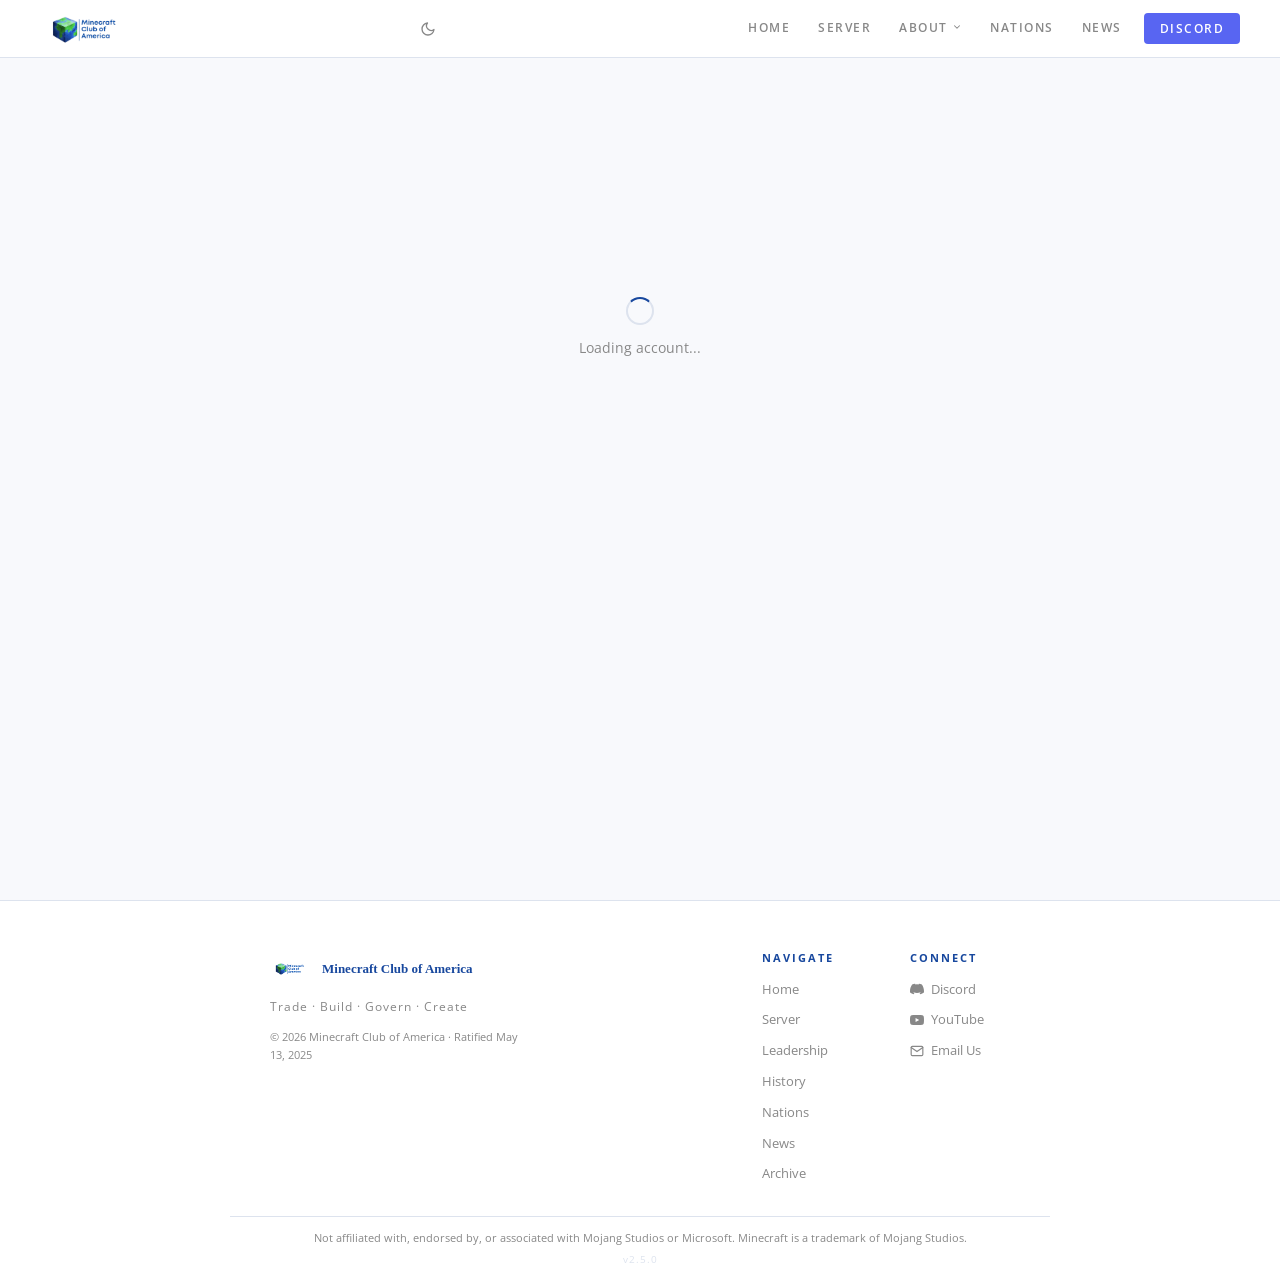
<file: account.html>
<!DOCTYPE html>
<html lang="en">
<head>
  <meta charset="UTF-8">
  <meta name="viewport" content="width=device-width, initial-scale=1.0">
  <title>My Account — Minecraft Club of America</title>
  <link rel="stylesheet" href="style.css">
  <link rel="icon" type="image/x-icon" href="images/icon.ico">
  <style>
    .account-wrap { max-width: 720px; margin: 0 auto; padding: 4rem 2.5rem 6rem; }
    .account-hero { border-bottom: 1px solid var(--border); padding-bottom: 2.5rem; margin-bottom: 2.5rem; }
    .account-hero-eyebrow { font-size: 11px; font-weight: 600; letter-spacing: 2.5px; text-transform: uppercase; color: var(--green); margin-bottom: 1rem; display: flex; align-items: center; gap: 10px; }
    .account-hero-eyebrow::after { content: ''; display: block; height: 1px; width: 40px; background: var(--green); opacity: .6; }
    .account-hero h1 { font-family: 'Times New Roman', serif; font-size: clamp(28px, 4vw, 42px); font-weight: 700; color: var(--blue); line-height: 1.15; }
    .account-hero-sub { font-size: 14px; color: var(--muted); margin-top: 0.5rem; }

    .account-section { border: 1px solid var(--border); border-radius: 6px; background: var(--white); margin-bottom: 1.25rem; overflow: hidden; }
    .account-section-header { padding: 1.25rem 1.5rem; border-bottom: 1px solid var(--border); display: flex; align-items: center; justify-content: space-between; }
    .account-section-title { font-family: 'Times New Roman', serif; font-size: 1.1rem; color: var(--blue); font-weight: normal; }
    .account-section-badge { font-size: 10px; font-weight: 700; letter-spacing: 1.5px; text-transform: uppercase; padding: 3px 8px; border-radius: 3px; }
    .badge-verified { background: #e8f8e8; color: #2d7d2f; }
    .badge-pending { background: #fff8e1; color: #b07d00; }
    .badge-unlinked { background: var(--bg); color: var(--muted); }
    .badge-linked { background: #e8eeff; color: var(--blue); }
    .account-section-body { padding: 1.5rem; }

    .form-group { margin-bottom: 1rem; }
    .form-label { display: block; font-size: 11px; font-weight: 600; letter-spacing: .5px; text-transform: uppercase; color: var(--mid); margin-bottom: 5px; }
    .form-input { width: 100%; padding: 9px 12px; border: 1px solid var(--border); border-radius: 4px; font-family: 'Open Sans', sans-serif; font-size: 14px; background: var(--white); color: var(--black); transition: border-color .15s; box-sizing: border-box; }
    .form-input:focus { outline: none; border-color: var(--blue); }
    .form-input:disabled { background: var(--bg); color: var(--muted); cursor: not-allowed; }
    .form-hint { font-size: 12px; color: var(--muted); margin-top: 4px; }
    .form-error { font-size: 12px; color: #c0392b; margin-top: 6px; display: none; }
    .form-success { font-size: 12px; color: #2d7d2f; margin-top: 6px; display: none; }

    .btn { font-size: 12px; font-weight: 600; letter-spacing: .5px; padding: 9px 18px; border-radius: 4px; cursor: pointer; transition: background .15s, color .15s, border-color .15s; border: none; }
    .btn-primary { background: var(--blue); color: #fff; }
    .btn-primary:hover { background: var(--blue-dark); }
    .btn-primary:disabled { background: var(--border); color: var(--muted); cursor: not-allowed; }
    .btn-outline { background: transparent; color: var(--blue); border: 1px solid var(--border); }
    .btn-outline:hover { background: var(--blue); color: #fff; border-color: var(--blue); }
    .btn-discord { background: #5865F2; color: #fff; display: inline-flex; align-items: center; gap: 7px; }
    .btn-discord:hover { background: #4752c4; }
    .btn-danger { background: transparent; color: #c0392b; border: 1px solid var(--border); }
    .btn-danger:hover { background: #c0392b; color: #fff; border-color: #c0392b; }

    /* Minecraft verify */
    .mc-status-row { display: flex; align-items: center; gap: 12px; margin-bottom: 1.25rem; }
    .mc-username-display { font-family: 'Times New Roman', serif; font-size: 1.1rem; color: var(--blue); }
    .mc-unverified-note { font-size: 13px; color: var(--muted); line-height: 1.6; margin-bottom: 1.25rem; }
    .mc-code-box { background: var(--bg); border: 1px solid var(--border); border-radius: 4px; padding: 1rem 1.25rem; display: flex; align-items: center; justify-content: space-between; gap: 12px; margin: 1rem 0; }
    .mc-code { font-family: monospace; font-size: 1.1rem; font-weight: 700; color: var(--blue); letter-spacing: 2px; }
    .mc-code-command { font-family: monospace; font-size: 13px; color: var(--mid); background: var(--bg); border: 1px solid var(--border); border-radius: 4px; padding: 8px 12px; margin: 0.5rem 0 1rem; display: block; }
    .btn-copy { background: transparent; border: 1px solid var(--border); color: var(--muted); font-size: 11px; font-weight: 600; padding: 5px 12px; border-radius: 3px; cursor: pointer; transition: all .15s; white-space: nowrap; }
    .btn-copy:hover { border-color: var(--blue); color: var(--blue); }
    .btn-copy.copied { border-color: var(--green); color: #2d7d2f; }

    /* Connected accounts row */
    .connected-row { display: flex; align-items: center; justify-content: space-between; padding: 12px 0; border-bottom: 1px solid var(--border); gap: 12px; }
    .connected-row:last-child { border-bottom: none; padding-bottom: 0; }
    .connected-row:first-child { padding-top: 0; }
    .connected-provider { display: flex; align-items: center; gap: 10px; }
    .connected-provider-icon { width: 32px; height: 32px; border-radius: 6px; display: flex; align-items: center; justify-content: center; flex-shrink: 0; }
    .icon-discord { background: #5865F2; color: #fff; }
    .icon-email { background: var(--bg); color: var(--muted); border: 1px solid var(--border); }
    .icon-minecraft { background: #4d7a35; color: #fff; }
    .connected-provider-info { }
    .connected-provider-name { font-size: 13px; font-weight: 600; color: var(--black); }
    .connected-provider-detail { font-size: 12px; color: var(--muted); }

    /* Orders */
    .orders-empty { text-align: center; padding: 2rem 0; color: var(--muted); }
    .orders-empty-icon { font-size: 2rem; margin-bottom: .5rem; opacity: .4; }

    /* Danger zone */
    .danger-zone-note { font-size: 13px; color: var(--muted); margin-bottom: 1rem; line-height: 1.6; }

    /* Loading */
    .account-loading { display: flex; align-items: center; justify-content: center; min-height: 60vh; flex-direction: column; gap: 12px; color: var(--muted); font-size: 14px; }
    .account-loading-spinner { width: 28px; height: 28px; border: 2px solid var(--border); border-top-color: var(--blue); border-radius: 50%; animation: spin .7s linear infinite; }
    @keyframes spin { to { transform: rotate(360deg); } }

    .account-not-signed-in { text-align: center; padding: 6rem 2rem; }
    .account-not-signed-in h2 { font-family: 'Times New Roman', serif; font-size: 1.6rem; color: var(--blue); font-weight: normal; margin-bottom: 0.75rem; }
    .account-not-signed-in p { font-size: 14px; color: var(--muted); margin-bottom: 1.5rem; }

    @media (max-width: 600px) {
      .account-wrap { padding: 2rem 1.25rem 4rem; }
      .mc-code-box { flex-direction: column; align-items: flex-start; }
      .connected-row { flex-wrap: wrap; }
    }
  </style>
</head>
<body>
<script src="nav.js"></script>

<div class="page-wrap">
  <div id="account-loading" class="account-loading">
    <div class="account-loading-spinner"></div>
    <span>Loading account...</span>
  </div>

  <div id="account-not-signed-in" class="account-wrap account-not-signed-in" style="display:none;">
    <h2>Sign in to view your account</h2>
    <p>You need to be signed in to manage your MCA account.</p>
    <a href="login.html?return=account.html" class="btn btn-primary">Sign In</a>
  </div>

  <div id="account-main" class="account-wrap" style="display:none;">

    <div class="account-hero">
      <div class="account-hero-eyebrow">My Account</div>
      <h1 id="account-hero-name">Account</h1>
      <div class="account-hero-sub" id="account-hero-sub"></div>
    </div>

    <!-- Profile -->
    <div class="account-section">
      <div class="account-section-header">
        <div class="account-section-title">Profile</div>
      </div>
      <div class="account-section-body">
        <div class="form-group">
          <label class="form-label" for="field-display-name">Display Name</label>
          <input type="text" id="field-display-name" class="form-input" placeholder="Your display name">
        </div>
        <div class="form-group">
          <label class="form-label" for="field-username">Username</label>
          <input type="text" id="field-username" class="form-input" placeholder="username">
        </div>
        <div class="form-error" id="profile-error"></div>
        <div class="form-success" id="profile-success"></div>
        <button class="btn btn-primary" id="btn-save-profile">Save Changes</button>
      </div>
    </div>

    <!-- Connected Accounts -->
    <div class="account-section">
      <div class="account-section-header">
        <div class="account-section-title">Connected Accounts</div>
      </div>
      <div class="account-section-body" id="connected-accounts-body">
        <!-- injected -->
      </div>
    </div>

    <!-- Minecraft Verification -->
    <div class="account-section">
      <div class="account-section-header">
        <div class="account-section-title">Minecraft Account</div>
        <span class="account-section-badge" id="mc-badge">Unlinked</span>
      </div>
      <div class="account-section-body" id="mc-body">
        <!-- injected -->
      </div>
    </div>

    <!-- Password -->
    <div class="account-section" id="section-password">
      <div class="account-section-header">
        <div class="account-section-title">Change Password</div>
      </div>
      <div class="account-section-body">
        <div class="form-group">
          <label class="form-label" for="field-new-password">New Password</label>
          <input type="password" id="field-new-password" class="form-input" placeholder="8+ characters" autocomplete="new-password">
          <div class="form-hint">8+ characters, at least one uppercase and one lowercase letter.</div>
        </div>
        <div class="form-group">
          <label class="form-label" for="field-confirm-password">Confirm New Password</label>
          <input type="password" id="field-confirm-password" class="form-input" placeholder="Repeat password" autocomplete="new-password">
        </div>
        <div class="form-success" id="password-success"></div>
        <div class="form-error" id="password-error"></div>
        <div style="display:flex;gap:10px;flex-wrap:wrap;align-items:center;">
          <button class="btn btn-primary" id="btn-change-password">Update Password</button>
          <button class="btn btn-outline" id="btn-reset-password">Send Reset Email Instead</button>
        </div>
      </div>
    </div>

    <!-- Sign Out -->
    <div class="account-section">
      <div class="account-section-header">
        <div class="account-section-title">Sign Out</div>
      </div>
      <div class="account-section-body">
        <p class="form-hint" style="margin-bottom:1rem;">Sign out of your MCA account on this device.</p>
        <button class="btn btn-danger" id="btn-sign-out">Sign Out</button>
      </div>
    </div>

    <!-- Order History -->
    <div class="account-section">
      <div class="account-section-header">
        <div class="account-section-title">Order History</div>
      </div>
      <div class="account-section-body">
        <div class="orders-empty">
          <div class="orders-empty-icon">📦</div>
          <p>No orders yet.</p>
        </div>
      </div>
    </div>

  </div>
</div>

<script type="module">
import { supabase, signOut } from './supabase.js';

const elLoading      = document.getElementById('account-loading');
const elNotSignedIn  = document.getElementById('account-not-signed-in');
const elMain         = document.getElementById('account-main');

let _user = null;
let _profile = null;
let _verifyCode = null;

// ── Init ─────────────────────────────────────────────────────
async function init() {
  const { data: { session } } = await supabase.auth.getSession();
  if (!session?.user) {
    // Redirect to login with return URL
    window.location.replace('login.html?return=account.html');
    return;
  }
  _user = session.user;
  await loadProfile();
  renderPage();
  elLoading.style.display = 'none';
  elMain.style.display = 'block';
}

async function loadProfile() {
  const { data } = await supabase
    .from('profiles')
    .select('*')
    .eq('id', _user.id)
    .single();
  _profile = data || {};
}

// ── Render ───────────────────────────────────────────────────
function renderPage() {
  // Hero
  const name = _profile.display_name || _profile.username || _user.email?.split('@')[0] || 'Account';
  document.getElementById('account-hero-name').textContent = name;
  document.getElementById('account-hero-sub').textContent = _profile.role === 'admin' ? 'Administrator' : 'Member';

  // Profile fields
  document.getElementById('field-display-name').value = _profile.display_name || '';
  document.getElementById('field-username').value = _profile.username || '';

  // Connected accounts
  renderConnectedAccounts();

  // Minecraft
  renderMinecraft();

  // Password section — hide if Discord-only (no email)
  const hasEmail = !!_user.email;
  document.getElementById('section-password').style.display = hasEmail ? '' : 'none';
}

function renderConnectedAccounts() {
  const el = document.getElementById('connected-accounts-body');
  const identities = _user.identities || [];
  const hasDiscord = identities.some(i => i.provider === 'discord') || !!_profile.discord_id;
  const hasEmail   = !!_user.email;
  // Only allow unlink if user has more than one login method
  const canUnlinkDiscord = hasDiscord && hasEmail;
  const canUnlinkEmail   = hasEmail && hasDiscord;

  el.innerHTML = `
    <div class="connected-row">
      <div class="connected-provider">
        <div class="connected-provider-icon icon-email">
          <svg width="15" height="15" viewBox="0 0 24 24" fill="none" stroke="currentColor" stroke-width="2" stroke-linecap="round" stroke-linejoin="round"><rect x="2" y="4" width="20" height="16" rx="2"/><path d="m22 7-10 7L2 7"/></svg>
        </div>
        <div class="connected-provider-info">
          <div class="connected-provider-name">Email</div>
          <div class="connected-provider-detail">${hasEmail ? _user.email : 'Not connected'}</div>
        </div>
      </div>
      ${!hasEmail
        ? `<button class="btn btn-outline" id="btn-add-email">Add Email</button>`
        : canUnlinkEmail
          ? `<button class="btn btn-danger" id="btn-unlink-email">Unlink</button>`
          : `<span class="account-section-badge badge-linked">Connected</span>`
      }
    </div>
    <div class="connected-row">
      <div class="connected-provider">
        <div class="connected-provider-icon icon-discord">
          <svg width="15" height="15" viewBox="0 0 24 24" fill="currentColor"><path d="M20.317 4.37a19.791 19.791 0 0 0-4.885-1.515.074.074 0 0 0-.079.037c-.21.375-.444.864-.608 1.25a18.27 18.27 0 0 0-5.487 0 12.64 12.64 0 0 0-.617-1.25.077.077 0 0 0-.079-.037A19.736 19.736 0 0 0 3.677 4.37a.07.07 0 0 0-.032.027C.533 9.046-.32 13.58.099 18.057c.002.022.015.043.03.057a19.9 19.9 0 0 0 5.993 3.03.078.078 0 0 0 .084-.028 14.09 14.09 0 0 0 1.226-1.994.076.076 0 0 0-.041-.106 13.107 13.107 0 0 1-1.872-.892.077.077 0 0 1-.008-.128 10.2 10.2 0 0 0 .372-.292.074.074 0 0 1 .077-.01c3.928 1.793 8.18 1.793 12.062 0a.074.074 0 0 1 .078.01c.12.098.246.198.373.292a.077.077 0 0 1-.006.127 12.299 12.299 0 0 1-1.873.892.077.077 0 0 0-.041.107c.36.698.772 1.362 1.225 1.993a.076.076 0 0 0 .084.028 19.839 19.839 0 0 0 6.002-3.03.077.077 0 0 0 .032-.054c.5-5.177-.838-9.674-3.549-13.66a.061.061 0 0 0-.031-.03z"/></svg>
        </div>
        <div class="connected-provider-info">
          <div class="connected-provider-name">Discord</div>
          <div class="connected-provider-detail">${hasDiscord ? (_profile.discord_id ? `ID: ${_profile.discord_id}` : 'Connected') : 'Not connected'}</div>
        </div>
      </div>
      ${!hasDiscord
        ? `<button class="btn btn-discord" id="btn-link-discord"><svg width="13" height="13" viewBox="0 0 24 24" fill="currentColor"><path d="M20.317 4.37a19.791 19.791 0 0 0-4.885-1.515.074.074 0 0 0-.079.037c-.21.375-.444.864-.608 1.25a18.27 18.27 0 0 0-5.487 0 12.64 12.64 0 0 0-.617-1.25.077.077 0 0 0-.079-.037A19.736 19.736 0 0 0 3.677 4.37a.07.07 0 0 0-.032.027C.533 9.046-.32 13.58.099 18.057c.002.022.015.043.03.057a19.9 19.9 0 0 0 5.993 3.03.078.078 0 0 0 .084-.028 14.09 14.09 0 0 0 1.226-1.994.076.076 0 0 0-.041-.106 13.107 13.107 0 0 1-1.872-.892.077.077 0 0 1-.008-.128 10.2 10.2 0 0 0 .372-.292.074.074 0 0 1 .077-.01c3.928 1.793 8.18 1.793 12.062 0a.074.074 0 0 1 .078.01c.12.098.246.198.373.292a.077.077 0 0 1-.006.127 12.299 12.299 0 0 1-1.873.892.077.077 0 0 0-.041.107c.36.698.772 1.362 1.225 1.993a.076.076 0 0 0 .084.028 19.839 19.839 0 0 0 6.002-3.03.077.077 0 0 0 .032-.054c.5-5.177-.838-9.674-3.549-13.66a.061.061 0 0 0-.031-.030z"/></svg> Link Discord</button>`
        : canUnlinkDiscord
          ? `<button class="btn btn-danger" id="btn-unlink-discord">Unlink</button>`
          : `<span class="account-section-badge badge-linked">Connected</span>`
      }
    </div>`;

  if (!hasDiscord) {
    document.getElementById('btn-link-discord')?.addEventListener('click', () => {
      supabase.auth.signInWithOAuth({
        provider: 'discord',
        options: { redirectTo: window.location.origin + '/account.html' }
      });
    });
  }
  if (canUnlinkDiscord) {
    document.getElementById('btn-unlink-discord')?.addEventListener('click', async () => {
      if (!confirm('Unlink Discord from your account? You will still be able to sign in with email.')) return;
      // Remove from Supabase identities
      const discordIdentity = (_user.identities || []).find(i => i.provider === 'discord');
      if (discordIdentity) {
        const { error } = await supabase.auth.unlinkIdentity(discordIdentity);
        if (error) { alert('Could not unlink Discord: ' + error.message); return; }
      }
      // Also clear discord_id from profile
      await supabase.from('profiles').update({ discord_id: null }).eq('id', _user.id);
      _profile.discord_id = null;
      // Refresh user data
      const { data: { user } } = await supabase.auth.getUser();
      _user = user;
      renderConnectedAccounts();
    });
  }
  if (canUnlinkEmail) {
    document.getElementById('btn-unlink-email')?.addEventListener('click', async () => {
      if (!confirm('Unlink email/password from your account? You will only be able to sign in with Discord.')) return;
      const emailIdentity = (_user.identities || []).find(i => i.provider === 'email');
      if (emailIdentity) {
        const { error } = await supabase.auth.unlinkIdentity(emailIdentity);
        if (error) { alert('Could not unlink email: ' + error.message); return; }
      }
      const { data: { user } } = await supabase.auth.getUser();
      _user = user;
      renderConnectedAccounts();
    });
  }
  if (!hasEmail) {
    document.getElementById('btn-add-email')?.addEventListener('click', () => {
      window.location.href = 'login.html?tab=signup&return=account.html';
    });
  }
}

function renderMinecraft() {
  const badge = document.getElementById('mc-badge');
  const body  = document.getElementById('mc-body');

  if (_profile.minecraft_verified && _profile.minecraft_username) {
    badge.textContent = 'Verified';
    badge.className = 'account-section-badge badge-verified';
    body.innerHTML = `
      <div class="mc-status-row">
        <div class="connected-provider-icon icon-minecraft" style="width:32px;height:32px;border-radius:6px;">
          <svg width="15" height="15" viewBox="0 0 24 24" fill="currentColor"><rect x="3" y="3" width="18" height="18" rx="2"/></svg>
        </div>
        <div class="mc-username-display">${_profile.minecraft_username}</div>
      </div>
      <p class="form-hint">Your Minecraft account is verified. Contact an admin if you need to change it.</p>`;
    return;
  }

  if (_profile.minecraft_username && !_profile.minecraft_verified) {
    badge.textContent = 'Pending';
    badge.className = 'account-section-badge badge-pending';
    body.innerHTML = `
      <p class="mc-unverified-note">Username <strong>${_profile.minecraft_username}</strong> is pending verification.</p>
      ${renderVerifyCodeSection()}`;
    bindCodeButtons(body);
    return;
  }

  badge.textContent = 'Unlinked';
  badge.className = 'account-section-badge badge-unlinked';
  body.innerHTML = `
    <p class="mc-unverified-note">Link your Minecraft account to prove membership on the MCA server.</p>
    <div class="form-group">
      <label class="form-label" for="field-mc-username">Minecraft Username</label>
      <input type="text" id="field-mc-username" class="form-input" placeholder="YourMinecraftName">
      <div class="form-hint">Enter your exact in-game username (case-sensitive).</div>
    </div>
    <div class="form-error" id="mc-error"></div>
    <button class="btn btn-primary" id="btn-submit-mc">Continue to Verification</button>`;

  document.getElementById('btn-submit-mc').addEventListener('click', async () => {
    const username = document.getElementById('field-mc-username').value.trim();
    const errEl = document.getElementById('mc-error');
    errEl.style.display = 'none';
    if (!username) { errEl.textContent = 'Enter your Minecraft username.'; errEl.style.display = 'block'; return; }
    const { error } = await supabase.from('profiles').update({ minecraft_username: username }).eq('id', _user.id);
    if (error) { errEl.textContent = error.message; errEl.style.display = 'block'; return; }
    _profile.minecraft_username = username;
    renderMinecraft();
  });
}

function renderVerifyCodeSection() {
  if (!_verifyCode) _verifyCode = generateCode();
  return `
    <div style="border-top:1px solid var(--border);padding-top:1.25rem;margin-top:0.25rem;">
      <p class="mc-unverified-note">Run this command in-game on the MCA server to verify your account:</p>
      <div class="mc-code-box">
        <code class="mc-code-command" style="margin:0;flex:1;">/mcaverify ${_verifyCode}</code>
        <button class="btn-copy" id="btn-copy-code">Copy</button>
      </div>
      <p class="form-hint">The code expires after 10 minutes. If it expires, refresh the page to generate a new one.</p>
      <div style="margin-top:1rem;display:flex;gap:10px;flex-wrap:wrap;">
        <button class="btn btn-outline" id="btn-regen-code">Generate New Code</button>
        <button class="btn btn-danger" id="btn-unlink-mc">Unlink Username</button>
      </div>
      <div class="form-error" id="mc-verify-error" style="margin-top:8px;"></div>
      <div class="form-success" id="mc-verify-success" style="margin-top:8px;"></div>
    </div>`;
}

function bindCodeButtons(body) {
  body.querySelector('#btn-copy-code')?.addEventListener('click', function() {
    navigator.clipboard.writeText(`/mcaverify ${_verifyCode}`).catch(() => {});
    this.textContent = 'Copied!';
    this.classList.add('copied');
    setTimeout(() => { this.textContent = 'Copy'; this.classList.remove('copied'); }, 2000);
  });
  body.querySelector('#btn-regen-code')?.addEventListener('click', () => {
    _verifyCode = generateCode();
    renderMinecraft();
  });
  body.querySelector('#btn-unlink-mc')?.addEventListener('click', async () => {
    if (!confirm('Remove your Minecraft username? You will need to re-verify.')) return;
    await supabase.from('profiles').update({ minecraft_username: null, minecraft_verified: false }).eq('id', _user.id);
    _profile.minecraft_username = null;
    _profile.minecraft_verified = false;
    _verifyCode = null;
    renderMinecraft();
  });
}

function generateCode() {
  const chars = 'ABCDEFGHJKLMNPQRSTUVWXYZ23456789';
  let code = '';
  for (let i = 0; i < 8; i++) code += chars[Math.floor(Math.random() * chars.length)];
  // Store code + expiry in profiles so the edge function can validate it
  const expiry = Date.now() + 10 * 60 * 1000;
  supabase.from('profiles').update({
    mc_verify_code: code,
    mc_verify_expires: new Date(expiry).toISOString()
  }).eq('id', _user.id).then(({ error }) => {
    if (error) console.error('Failed to store verify code:', error.message);
  });
  return code;
}

// ── Profile save ─────────────────────────────────────────────
document.getElementById('btn-save-profile').addEventListener('click', async () => {
  const display_name = document.getElementById('field-display-name').value.trim();
  const username     = document.getElementById('field-username').value.trim();
  const errEl  = document.getElementById('profile-error');
  const succEl = document.getElementById('profile-success');
  errEl.style.display = 'none'; succEl.style.display = 'none';
  const { error } = await supabase.from('profiles').update({ display_name, username }).eq('id', _user.id);
  if (error) { errEl.textContent = error.message; errEl.style.display = 'block'; return; }
  _profile.display_name = display_name;
  _profile.username = username;
  document.getElementById('account-hero-name').textContent = display_name || username || _user.email?.split('@')[0];
  succEl.textContent = 'Saved.'; succEl.style.display = 'block';
  setTimeout(() => succEl.style.display = 'none', 3000);
});

// ── Password change ───────────────────────────────────────────
document.getElementById('btn-change-password').addEventListener('click', async () => {
  const newPass  = document.getElementById('field-new-password').value;
  const confPass = document.getElementById('field-confirm-password').value;
  const errEl    = document.getElementById('password-error');
  const succEl   = document.getElementById('password-success');
  errEl.style.display = 'none'; succEl.style.display = 'none';
  if (newPass.length < 8) {
    errEl.textContent = 'Password must be at least 8 characters.'; errEl.style.display = 'block'; return;
  }
  if (!/[A-Z]/.test(newPass)) {
    errEl.textContent = 'Password must contain at least one uppercase letter.'; errEl.style.display = 'block'; return;
  }
  if (!/[a-z]/.test(newPass)) {
    errEl.textContent = 'Password must contain at least one lowercase letter.'; errEl.style.display = 'block'; return;
  }
  if (newPass !== confPass) {
    errEl.textContent = 'Passwords do not match.'; errEl.style.display = 'block'; return;
  }
  const { error } = await supabase.auth.updateUser({ password: newPass });
  if (error) { errEl.textContent = error.message; errEl.style.display = 'block'; return; }
  document.getElementById('field-new-password').value = '';
  document.getElementById('field-confirm-password').value = '';
  succEl.textContent = 'Password updated successfully.'; succEl.style.display = 'block';
  setTimeout(() => succEl.style.display = 'none', 4000);
});

// ── Password reset ────────────────────────────────────────────
document.getElementById('btn-reset-password').addEventListener('click', async () => {
  const errEl  = document.getElementById('password-error');
  const succEl = document.getElementById('password-success');
  errEl.style.display = 'none'; succEl.style.display = 'none';
  if (!_user.email) { errEl.textContent = 'No email address on this account.'; errEl.style.display = 'block'; return; }
  const { error } = await supabase.auth.resetPasswordForEmail(_user.email, {
    redirectTo: window.location.origin + '/account.html'
  });
  if (error) { errEl.textContent = error.message; errEl.style.display = 'block'; return; }
  succEl.textContent = 'Reset link sent — check your email.'; succEl.style.display = 'block';
});

// ── Sign out ──────────────────────────────────────────────────
document.getElementById('btn-sign-out').addEventListener('click', async () => {
  await signOut();
  window.location.replace('login.html');
});

init();
</script>
</body>
</html>
</file>
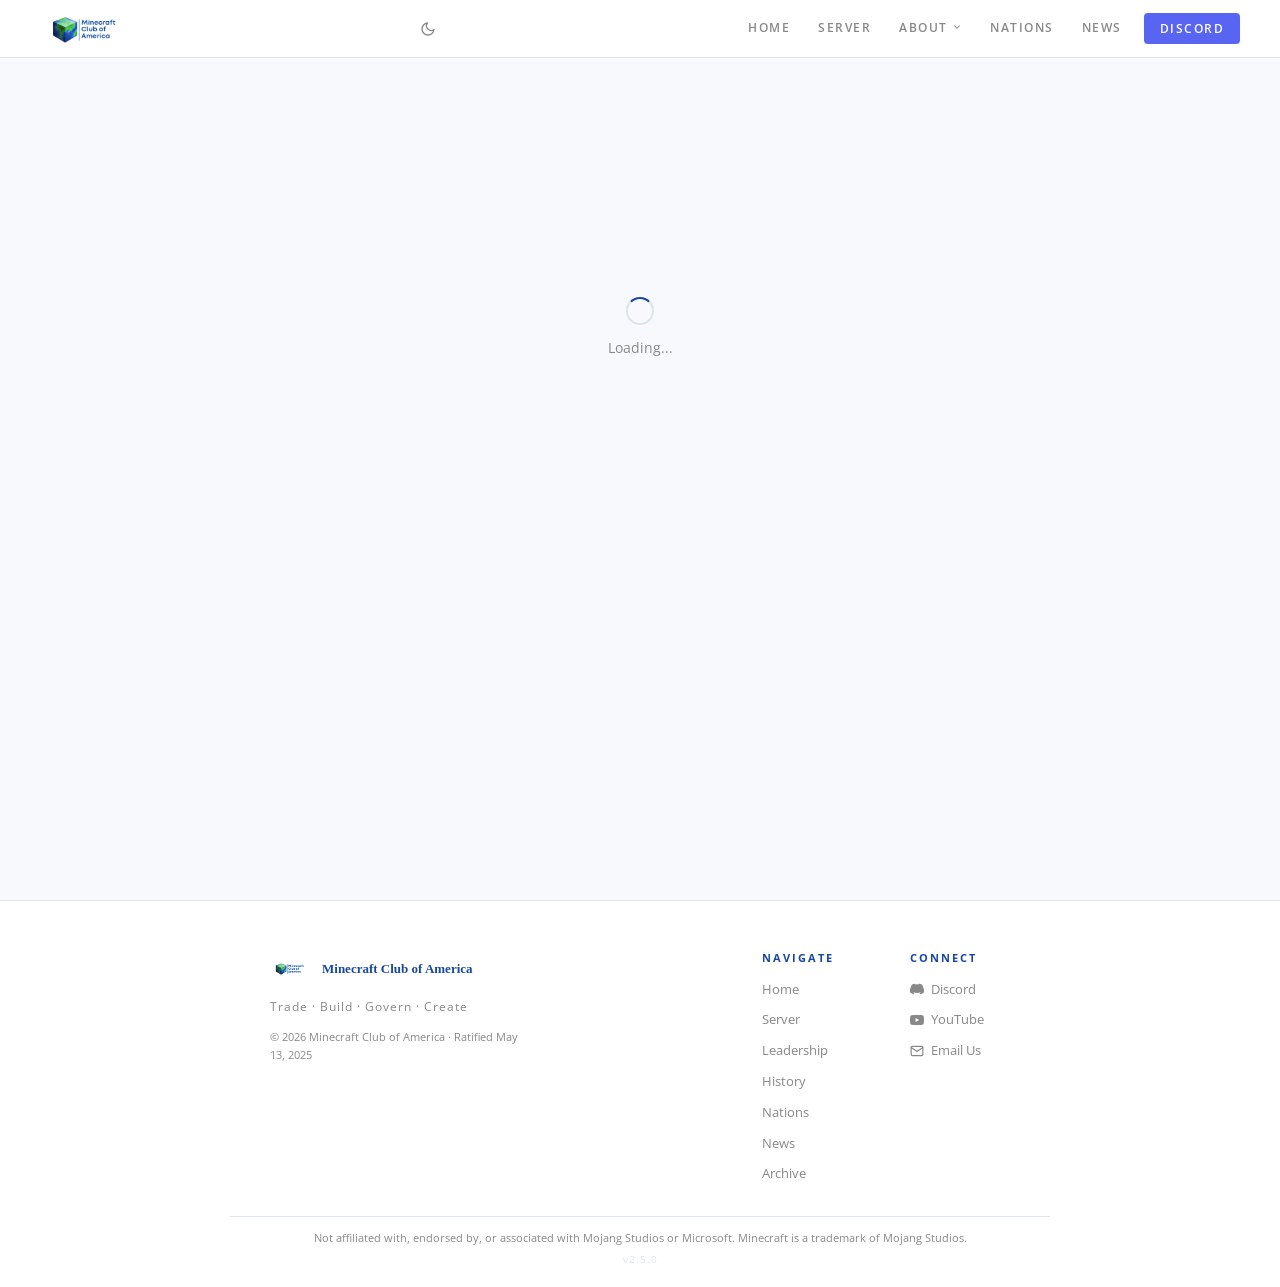
<file: admin.html>
<!DOCTYPE html>
<html lang="en">
<head>
  <meta charset="UTF-8">
  <meta name="viewport" content="width=device-width, initial-scale=1.0">
  <title>Admin — Minecraft Club of America</title>
  <link rel="stylesheet" href="style.css">
  <link rel="icon" type="image/x-icon" href="images/icon.ico">
  <style>
    .admin-wrap { max-width: 900px; margin: 0 auto; padding: 4rem 2.5rem 6rem; }
    .admin-hero { border-bottom: 1px solid var(--border); padding-bottom: 2.5rem; margin-bottom: 2.5rem; }
    .admin-hero-eyebrow { font-size: 11px; font-weight: 600; letter-spacing: 2.5px; text-transform: uppercase; color: var(--green); margin-bottom: 1rem; display: flex; align-items: center; gap: 10px; }
    .admin-hero-eyebrow::after { content: ''; display: block; height: 1px; width: 40px; background: var(--green); opacity: .6; }
    .admin-hero h1 { font-family: 'Times New Roman', serif; font-size: clamp(28px, 4vw, 42px); font-weight: 700; color: var(--blue); line-height: 1.15; }

    .admin-tabs { display: flex; gap: 0; border-bottom: 1px solid var(--border); margin-bottom: 2rem; }
    .admin-tab { padding: 10px 20px; font-size: 12px; font-weight: 600; letter-spacing: .5px; text-transform: uppercase; background: none; border: none; border-bottom: 2px solid transparent; cursor: pointer; color: var(--muted); transition: color .15s, border-color .15s; margin-bottom: -1px; }
    .admin-tab.active { color: var(--blue); border-bottom-color: var(--blue); }
    .admin-tab:hover:not(.active) { color: var(--black); }
    .admin-panel { display: none; }
    .admin-panel.active { display: block; }

    .admin-section { border: 1px solid var(--border); border-radius: 6px; background: var(--white); margin-bottom: 1.25rem; overflow: hidden; }
    .admin-section-header { padding: 1.25rem 1.5rem; border-bottom: 1px solid var(--border); display: flex; align-items: center; justify-content: space-between; }
    .admin-section-title { font-family: 'Times New Roman', serif; font-size: 1.1rem; color: var(--blue); font-weight: normal; }
    .admin-section-body { padding: 0; }

    /* Members table */
    .members-table { width: 100%; border-collapse: collapse; font-size: 13px; }
    .members-table th { text-align: left; font-size: 10px; font-weight: 700; letter-spacing: 1.5px; text-transform: uppercase; color: var(--muted); padding: 10px 16px; border-bottom: 1px solid var(--border); background: var(--bg); }
    .members-table td { padding: 12px 16px; border-bottom: 1px solid var(--border); vertical-align: middle; }
    .members-table tr:last-child td { border-bottom: none; }
    .members-table tr:hover td { background: var(--bg); }
    .member-name { font-weight: 600; color: var(--black); }
    .member-email { color: var(--muted); font-size: 12px; }

    .badge { font-size: 10px; font-weight: 700; letter-spacing: 1px; text-transform: uppercase; padding: 3px 8px; border-radius: 3px; white-space: nowrap; }
    .badge-admin { background: #e8eeff; color: var(--blue); }
    .badge-member { background: var(--bg); color: var(--muted); border: 1px solid var(--border); }
    .badge-verified { background: #e8f8e8; color: #2d7d2f; }
    .badge-pending { background: #fff8e1; color: #b07d00; }
    .badge-unlinked { background: var(--bg); color: var(--muted); border: 1px solid var(--border); }

    .btn { font-size: 11px; font-weight: 600; letter-spacing: .5px; padding: 6px 14px; border-radius: 3px; cursor: pointer; transition: background .15s, color .15s, border-color .15s; border: none; white-space: nowrap; }
    .btn-primary { background: var(--blue); color: #fff; }
    .btn-primary:hover { background: var(--blue-dark); }
    .btn-success { background: #2d7d2f; color: #fff; }
    .btn-success:hover { background: #235e25; }
    .btn-danger { background: transparent; color: #c0392b; border: 1px solid var(--border); }
    .btn-danger:hover { background: #c0392b; color: #fff; border-color: #c0392b; }
    .btn-outline { background: transparent; color: var(--blue); border: 1px solid var(--border); }
    .btn-outline:hover { background: var(--blue); color: #fff; border-color: var(--blue); }
    .btn-actions { display: flex; gap: 6px; align-items: center; }

    /* MC verifications */
    .verify-card { padding: 1.25rem 1.5rem; border-bottom: 1px solid var(--border); display: flex; align-items: flex-start; justify-content: space-between; gap: 16px; }
    .verify-card:last-child { border-bottom: none; }
    .verify-card-info { flex: 1; min-width: 0; }
    .verify-card-name { font-weight: 600; color: var(--black); font-size: 14px; margin-bottom: 2px; }
    .verify-card-detail { font-size: 12px; color: var(--muted); line-height: 1.5; }
    .verify-card-mc { font-family: monospace; font-size: 13px; color: var(--blue); font-weight: 600; }
    .verify-empty { padding: 2.5rem; text-align: center; color: var(--muted); font-size: 14px; }

    /* Plugin status */
    .plugin-status { display: flex; align-items: center; gap: 10px; padding: 1rem 1.5rem; font-size: 13px; }
    .plugin-dot { width: 8px; height: 8px; border-radius: 50%; flex-shrink: 0; }
    .plugin-dot.online { background: var(--green); }
    .plugin-dot.offline { background: #e74c3c; }
    .plugin-dot.unknown { background: var(--muted); }

    /* Stats row */
    .stats-row { display: grid; grid-template-columns: repeat(auto-fit, minmax(140px, 1fr)); gap: 1px; background: var(--border); border-bottom: 1px solid var(--border); }
    .stat-cell { background: var(--white); padding: 1.25rem 1.5rem; }
    .stat-label { font-size: 10px; font-weight: 700; letter-spacing: 1.5px; text-transform: uppercase; color: var(--muted); margin-bottom: 4px; }
    .stat-value { font-family: 'Times New Roman', serif; font-size: 1.6rem; color: var(--blue); font-weight: normal; }

    /* Loading */
    .admin-loading { display: flex; align-items: center; justify-content: center; min-height: 60vh; flex-direction: column; gap: 12px; color: var(--muted); font-size: 14px; }
    .admin-loading-spinner { width: 28px; height: 28px; border: 2px solid var(--border); border-top-color: var(--blue); border-radius: 50%; animation: spin .7s linear infinite; }
    @keyframes spin { to { transform: rotate(360deg); } }

    .admin-denied { text-align: center; padding: 6rem 2rem; }
    .admin-denied h2 { font-family: 'Times New Roman', serif; font-size: 1.6rem; color: var(--blue); font-weight: normal; margin-bottom: 0.75rem; }
    .admin-denied p { font-size: 14px; color: var(--muted); }

    .search-bar { padding: 1rem 1.5rem; border-bottom: 1px solid var(--border); }
    .search-input { width: 100%; padding: 8px 12px; border: 1px solid var(--border); border-radius: 4px; font-family: 'Open Sans', sans-serif; font-size: 13px; background: var(--white); color: var(--black); }
    .search-input:focus { outline: none; border-color: var(--blue); }

    .role-select { font-size: 11px; font-weight: 600; padding: 5px 8px; border: 1px solid var(--border); border-radius: 3px; background: var(--white); color: var(--black); cursor: pointer; }

    @media (max-width: 680px) {
      .admin-wrap { padding: 2rem 1.25rem 4rem; }
      .members-table th:nth-child(3), .members-table td:nth-child(3) { display: none; }
      .verify-card { flex-direction: column; }
    }
    .members-table-wrap { overflow-x: auto; -webkit-overflow-scrolling: touch; }
  </style>
</head>
<body>
<script src="nav.js"></script>

<div class="page-wrap">
  <div id="admin-loading" class="admin-loading">
    <div class="admin-loading-spinner"></div>
    <span>Loading...</span>
  </div>

  <div id="admin-denied" class="admin-wrap admin-denied" style="display:none;">
    <h2>Access Denied</h2>
    <p>You don't have permission to view this page.</p>
  </div>

  <div id="admin-main" class="admin-wrap" style="display:none;">
    <div class="admin-hero">
      <div class="admin-hero-eyebrow">Admin Panel</div>
      <h1>Administration</h1>
    </div>

    <div class="admin-tabs">
      <button class="admin-tab active" data-tab="overview">Overview</button>
      <button class="admin-tab" data-tab="members">Members</button>
      <button class="admin-tab" data-tab="minecraft">Minecraft</button>
    </div>

    <!-- Overview -->
    <div class="admin-panel active" id="tab-overview">
      <div class="admin-section">
        <div class="admin-section-header">
          <div class="admin-section-title">Site Stats</div>
        </div>
        <div class="stats-row" id="stats-row">
          <div class="stat-cell"><div class="stat-label">Members</div><div class="stat-value" id="stat-members">—</div></div>
          <div class="stat-cell"><div class="stat-label">Admins</div><div class="stat-value" id="stat-admins">—</div></div>
          <div class="stat-cell"><div class="stat-label">MC Verified</div><div class="stat-value" id="stat-mc-verified">—</div></div>
          <div class="stat-cell"><div class="stat-label">Pending Verify</div><div class="stat-value" id="stat-mc-pending">—</div></div>
        </div>
      </div>

      <div class="admin-section">
        <div class="admin-section-header">
          <div class="admin-section-title">Minecraft Plugin Bridge</div>
          <span id="plugin-badge" class="badge badge-unlinked">Unknown</span>
        </div>
        <div class="plugin-status">
          <div class="plugin-dot unknown" id="plugin-dot"></div>
          <span id="plugin-status-text">Checking plugin connection...</span>
        </div>
        <div style="padding:0 1.5rem 1.25rem;">
          <p style="font-size:13px;color:var(--muted);line-height:1.6;margin-bottom:.75rem;">
            The plugin bridge allows the MCA Minecraft server to call the <code style="font-family:monospace;font-size:12px;">/mcaverify</code> Supabase Edge Function when a player runs the command in-game. Deploy the Edge Function and install the plugin on the server to enable automatic verification.
          </p>
          <button class="btn btn-outline" id="btn-ping-plugin">Ping Bridge</button>
        </div>
      </div>
    </div>

    <!-- Members -->
    <div class="admin-panel" id="tab-members">
      <div class="admin-section">
        <div class="admin-section-header">
          <div class="admin-section-title">All Members</div>
          <span id="member-count-badge" class="badge badge-member">0</span>
        </div>
        <div class="search-bar">
          <input type="text" class="search-input" id="member-search" placeholder="Search by name, email, or username...">
        </div>
        <div class="admin-section-body">
          <div class="members-table-wrap">
          <table class="members-table">
            <thead>
              <tr>
                <th>Name</th>
                <th>Email</th>
                <th>Role</th>
                <th>MC Status</th>
                <th>Actions</th>
              </tr>
            </thead>
            <tbody id="members-tbody">
              <tr><td colspan="5" style="text-align:center;padding:2rem;color:var(--muted);">Loading...</td></tr>
            </tbody>
          </table>
          </div>
        </div>
      </div>
    </div>

    <!-- Minecraft Verifications -->
    <div class="admin-panel" id="tab-minecraft">
      <div class="admin-section">
        <div class="admin-section-header">
          <div class="admin-section-title">Pending Verifications</div>
          <span id="pending-count-badge" class="badge badge-pending">0</span>
        </div>
        <div class="admin-section-body" id="pending-verify-list">
          <div class="verify-empty">Loading...</div>
        </div>
      </div>

      <div class="admin-section">
        <div class="admin-section-header">
          <div class="admin-section-title">Verified Accounts</div>
        </div>
        <div class="admin-section-body" id="verified-list">
          <div class="verify-empty">Loading...</div>
        </div>
      </div>
    </div>

  </div>
</div>

<script type="module">
import { supabase, isAdmin, isSuperAdmin } from './supabase.js';

const elLoading = document.getElementById('admin-loading');
const elDenied  = document.getElementById('admin-denied');
const elMain    = document.getElementById('admin-main');

let _allMembers = [];
let _isSuperAdmin = false;

// ── Init ─────────────────────────────────────────────────────
async function init() {
  const { data: { session } } = await supabase.auth.getSession();
  if (!session?.user) { elLoading.style.display = 'none'; elDenied.style.display = 'block'; return; }
  const admin = await isAdmin(session.user.id, session.access_token);
  if (!admin) { elLoading.style.display = 'none'; elDenied.style.display = 'block'; return; }
  _isSuperAdmin = await isSuperAdmin(session.user.id, session.access_token);
  elLoading.style.display = 'none';
  elMain.style.display = 'block';
  await loadAll();
  checkPluginBridge();
}

async function loadAll() {
  const { data } = await supabase.from('profiles').select('*').order('created_at', { ascending: false });
  _allMembers = data || [];
  renderStats();
  renderMembers(_allMembers);
  renderMinecraftLists();
}

// ── Stats ─────────────────────────────────────────────────────
function renderStats() {
  document.getElementById('stat-members').textContent   = _allMembers.length;
  document.getElementById('stat-admins').textContent    = _allMembers.filter(m => m.role === 'admin').length;
  document.getElementById('stat-mc-verified').textContent = _allMembers.filter(m => m.minecraft_verified).length;
  document.getElementById('stat-mc-pending').textContent  = _allMembers.filter(m => m.minecraft_username && !m.minecraft_verified).length;
}

// ── Members ───────────────────────────────────────────────────
function renderMembers(members) {
  document.getElementById('member-count-badge').textContent = members.length;
  const tbody = document.getElementById('members-tbody');
  if (!members.length) {
    tbody.innerHTML = `<tr><td colspan="5" style="text-align:center;padding:2rem;color:var(--muted);">No members found.</td></tr>`;
    return;
  }
  tbody.innerHTML = members.map(m => {
    const name  = m.display_name || m.username || '—';
    const mcBadge = m.minecraft_verified
      ? `<span class="badge badge-verified">Verified</span>`
      : m.minecraft_username
        ? `<span class="badge badge-pending">Pending</span>`
        : `<span class="badge badge-unlinked">None</span>`;
    const isSA = m.role === 'super_admin';
    const roleCell = isSA
      ? `<span class="badge badge-admin" style="background:#1a2e6e;color:#fff;">Super Admin</span>`
      : _isSuperAdmin
        ? `<select class="role-select" onchange="updateRole('${m.id}', this.value)">
             <option value="member" ${m.role === 'member' ? 'selected' : ''}>Member</option>
             <option value="admin"  ${m.role === 'admin'  ? 'selected' : ''}>Admin</option>
           </select>`
        : m.role === 'admin'
          ? `<span class="badge badge-admin">Admin</span>`
          : `<select class="role-select" onchange="updateRole('${m.id}', this.value)">
               <option value="member" ${m.role === 'member' ? 'selected' : ''}>Member</option>
               <option value="admin"  ${m.role === 'admin'  ? 'selected' : ''}>Admin</option>
             </select>`;
    return `<tr>
      <td><div class="member-name">${name}</div>${m.username && m.display_name ? `<div class="member-email">@${m.username}</div>` : ''}</td>
      <td><div class="member-email">${m.email || '—'}</div></td>
      <td>${roleCell}</td>
      <td>${mcBadge}</td>
      <td>
        <div class="btn-actions">
          ${m.minecraft_username && !m.minecraft_verified
            ? `<button class="btn btn-success" onclick="approveMC('${m.id}')">Approve MC</button>`
            : ''}
          ${m.minecraft_verified
            ? `<button class="btn btn-danger" onclick="revokeMC('${m.id}')">Revoke</button>`
            : ''}
        </div>
      </td>
    </tr>`;
  }).join('');
}

document.getElementById('member-search').addEventListener('input', function() {
  const q = this.value.toLowerCase();
  const filtered = _allMembers.filter(m =>
    (m.display_name || '').toLowerCase().includes(q) ||
    (m.username     || '').toLowerCase().includes(q) ||
    (m.email        || '').toLowerCase().includes(q)
  );
  renderMembers(filtered);
});

// ── Minecraft ─────────────────────────────────────────────────
function renderMinecraftLists() {
  const pending  = _allMembers.filter(m => m.minecraft_username && !m.minecraft_verified);
  const verified = _allMembers.filter(m => m.minecraft_verified);

  document.getElementById('pending-count-badge').textContent = pending.length;

  const pendingEl = document.getElementById('pending-verify-list');
  pendingEl.innerHTML = pending.length ? pending.map(m => verifyCard(m, false)).join('') : `<div class="verify-empty">No pending verifications.</div>`;

  const verifiedEl = document.getElementById('verified-list');
  verifiedEl.innerHTML = verified.length ? verified.map(m => verifyCard(m, true)).join('') : `<div class="verify-empty">No verified accounts yet.</div>`;
}

function verifyCard(m, isVerified) {
  const name = m.display_name || m.username || m.email || m.id;
  return `<div class="verify-card">
    <div class="verify-card-info">
      <div class="verify-card-name">${name}</div>
      <div class="verify-card-detail">
        MC username: <span class="verify-card-mc">${m.minecraft_username}</span><br>
        ${m.email ? `Email: ${m.email}` : 'No email'}
      </div>
    </div>
    <div class="btn-actions">
      ${!isVerified ? `<button class="btn btn-success" onclick="approveMC('${m.id}')">Approve</button>` : ''}
      <button class="btn btn-danger" onclick="revokeMC('${m.id}')">${isVerified ? 'Revoke' : 'Reject'}</button>
    </div>
  </div>`;
}

window.approveMC = async (id) => {
  await supabase.from('profiles').update({ minecraft_verified: true }).eq('id', id);
  await loadAll();
};

window.revokeMC = async (id) => {
  if (!confirm('Remove Minecraft verification for this user?')) return;
  await supabase.from('profiles').update({ minecraft_verified: false, minecraft_username: null, mc_verify_code: null, mc_verify_expires: null }).eq('id', id);
  await loadAll();
};

window.updateRole = async (id, role) => {
  const target = _allMembers.find(m => m.id === id);
  if (target?.role === 'super_admin') return; // never downgrade super_admin via UI
  await supabase.from('profiles').update({ role }).eq('id', id);
};

// ── Plugin bridge check ───────────────────────────────────────
// When the Edge Function is deployed, this pings it to confirm it's reachable.
const EDGE_FUNCTION_URL = 'https://hjaywokvgdzhvsoygctc.supabase.co/functions/v1/mcaverify';

async function checkPluginBridge() {
  const dot    = document.getElementById('plugin-dot');
  const text   = document.getElementById('plugin-status-text');
  const badge  = document.getElementById('plugin-badge');
  try {
    const res = await fetch(EDGE_FUNCTION_URL, { method: 'GET', signal: AbortSignal.timeout(5000) });
    // Edge function returns 405 on GET (method not allowed) when it IS deployed — that's fine
    if (res.status === 405 || res.status === 200) {
      dot.className = 'plugin-dot online';
      text.textContent = 'Edge Function is deployed and reachable.';
      badge.textContent = 'Online'; badge.className = 'badge badge-verified';
    } else {
      dot.className = 'plugin-dot offline';
      text.textContent = `Edge Function returned ${res.status}. Check deployment.`;
      badge.textContent = 'Error'; badge.className = 'badge badge-pending';
    }
  } catch(e) {
    dot.className = 'plugin-dot offline';
    text.textContent = 'Edge Function not reachable. Not yet deployed.';
    badge.textContent = 'Offline'; badge.className = 'badge badge-unlinked';
  }
}

document.getElementById('btn-ping-plugin').addEventListener('click', () => {
  document.getElementById('plugin-status-text').textContent = 'Pinging...';
  checkPluginBridge();
});

// ── Tabs ──────────────────────────────────────────────────────
document.querySelectorAll('.admin-tab').forEach(tab => {
  tab.addEventListener('click', () => {
    document.querySelectorAll('.admin-tab').forEach(t => t.classList.remove('active'));
    document.querySelectorAll('.admin-panel').forEach(p => p.classList.remove('active'));
    tab.classList.add('active');
    document.getElementById('tab-' + tab.dataset.tab).classList.add('active');
  });
});

init();
</script>
</body>
</html>
</file>
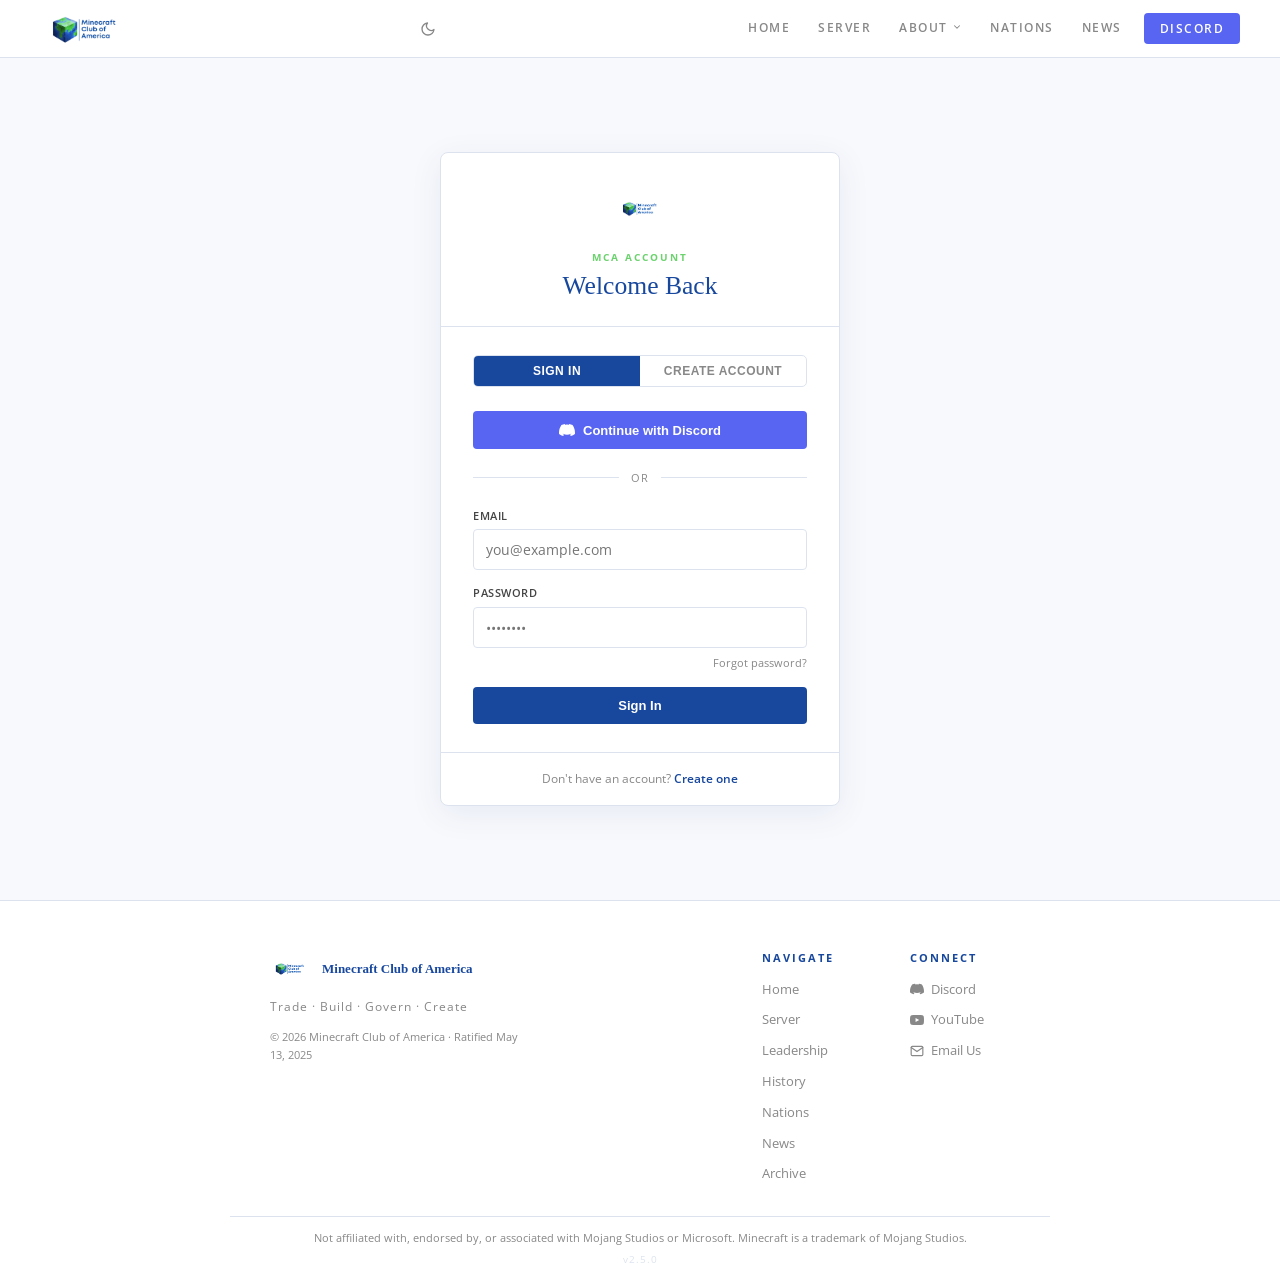
<file: login.html>
<!DOCTYPE html>
<html lang="en">
<head>
  <meta charset="UTF-8">
  <meta name="viewport" content="width=device-width, initial-scale=1.0">
  <title>Sign In — Minecraft Club of America</title>
  <link rel="stylesheet" href="style.css">
  <link rel="icon" type="image/x-icon" href="images/icon.ico">
  <style>
    .login-wrap {
      min-height: calc(100vh - 58px);
      display: flex; align-items: center; justify-content: center;
      padding: 3rem 1.5rem;
    }
    .login-card {
      background: var(--white);
      border: 1px solid var(--border);
      border-radius: 8px;
      width: 100%; max-width: 400px;
      box-shadow: 0 8px 32px rgba(24,68,158,0.08);
      overflow: hidden;
    }
    .login-card-header {
      padding: 2rem 2rem 1.5rem;
      border-bottom: 1px solid var(--border);
      text-align: center;
    }
    .login-card-logo {
      width: 48px; height: 48px; object-fit: contain;
      margin: 0 auto 1rem; display: block;
    }
    .login-card-eyebrow {
      font-size: 10px; font-weight: 700; letter-spacing: 2px;
      text-transform: uppercase; color: var(--green); margin-bottom: 6px;
    }
    .login-card-title {
      font-family: 'Times New Roman', serif;
      font-size: 1.6rem; color: var(--blue);
      font-weight: normal; line-height: 1.2;
    }
    .login-card-body { padding: 1.75rem 2rem; }

    /* Tab switcher */
    .login-tabs {
      display: flex; gap: 0;
      border: 1px solid var(--border); border-radius: 5px;
      overflow: hidden; margin-bottom: 1.5rem;
    }
    .login-tab {
      flex: 1; padding: 8px 0;
      font-size: 12px; font-weight: 600; letter-spacing: 0.5px;
      text-transform: uppercase; cursor: pointer;
      background: transparent; border: none;
      color: var(--muted); transition: background 0.15s, color 0.15s;
    }
    .login-tab.active {
      background: var(--blue); color: #fff;
    }
    .login-tab:not(.active):hover { background: var(--bg); color: var(--blue); }

    /* Panels */
    .login-panel { display: none; }
    .login-panel.active { display: block; }

    .login-divider {
      display: flex; align-items: center; gap: 12px;
      margin: 1.25rem 0;
    }
    .login-divider::before, .login-divider::after {
      content: ''; flex: 1; height: 1px; background: var(--border);
    }
    .login-divider-text {
      font-size: 11px; color: var(--muted);
      letter-spacing: 1px; text-transform: uppercase;
    }

    .login-form-group { margin-bottom: 14px; }
    .login-form-label {
      display: block; font-size: 11px; font-weight: 600;
      letter-spacing: 0.5px; text-transform: uppercase;
      color: var(--mid); margin-bottom: 5px;
    }
    .login-form-input {
      width: 100%; padding: 10px 12px;
      border: 1px solid var(--border); border-radius: 4px;
      font-family: 'Open Sans', sans-serif; font-size: 14px;
      background: var(--white); color: var(--black);
      transition: border-color 0.15s;
    }
    .login-form-input:focus { outline: none; border-color: var(--blue); }

    .btn-login-discord {
      width: 100%; background: #5865F2; color: #fff;
      font-size: 13px; font-weight: 600;
      padding: 11px 0; border: none; border-radius: 4px;
      cursor: pointer; transition: background 0.15s;
      display: flex; align-items: center; justify-content: center; gap: 8px;
      margin-bottom: 4px;
    }
    .btn-login-discord:hover { background: #4752c4; }

    .btn-login-submit {
      width: 100%; background: var(--blue); color: #fff;
      font-size: 13px; font-weight: 600;
      padding: 11px 0; border: none; border-radius: 4px;
      cursor: pointer; transition: background 0.15s; margin-top: 4px;
    }
    .btn-login-submit:hover { background: var(--blue-dark); }

    .login-error {
      font-size: 12px; color: #c0392b;
      margin-top: 8px; display: none;
    }
    .login-success {
      text-align: center; padding: 1rem 0;
    }
    .login-success-icon {
      font-size: 2rem; margin-bottom: 0.75rem;
    }
    .login-success-title {
      font-family: 'Times New Roman', serif;
      font-size: 1.2rem; color: var(--blue); margin-bottom: 0.5rem;
    }
    .login-success-text {
      font-size: 13px; color: var(--muted); line-height: 1.6;
    }
    .login-back-link {
      display: block; text-align: center;
      font-size: 12px; color: var(--muted);
      margin-top: 1.25rem; text-decoration: none;
      transition: color 0.15s;
    }
    .login-back-link:hover { color: var(--blue); }
    .login-forgot-link {
      display: block; text-align: right;
      font-size: 11px; color: var(--muted);
      margin-top: -8px; margin-bottom: 12px;
      text-decoration: none; transition: color 0.15s;
    }
    .login-forgot-link:hover { color: var(--blue); }
    .password-hint {
      font-size: 11px; color: var(--muted);
      margin-top: 4px; line-height: 1.5;
    }

    .login-card-footer {
      padding: 1rem 2rem;
      border-top: 1px solid var(--border);
      text-align: center;
    }
    .login-card-footer-text {
      font-size: 12px; color: var(--muted);
    }
    .login-card-footer-text a {
      color: var(--blue); text-decoration: none; font-weight: 600;
    }
    .login-card-footer-text a:hover { text-decoration: underline; }
  </style>
</head>
<body>
<script src="nav.js"></script>

<div class="page-wrap">
  <div class="login-wrap">
    <div class="login-card">

      <div class="login-card-header">
        <img src="images/logo.png" alt="MCA" class="login-card-logo" onerror="this.style.display='none'">
        <div class="login-card-eyebrow">MCA Account</div>
        <div class="login-card-title" id="card-title">Welcome Back</div>
      </div>

      <div class="login-card-body">

        <!-- Tab switcher -->
        <div class="login-tabs" id="login-tabs">
          <button class="login-tab active" data-tab="signin">Sign In</button>
          <button class="login-tab" data-tab="signup">Create Account</button>
        </div>

        <!-- Sign In panel -->
        <div class="login-panel active" id="panel-signin">
          <button class="btn-login-discord" id="btn-discord-signin">
            <svg width="16" height="16" viewBox="0 0 24 24" fill="currentColor"><path d="M20.317 4.37a19.791 19.791 0 0 0-4.885-1.515.074.074 0 0 0-.079.037c-.21.375-.444.864-.608 1.25a18.27 18.27 0 0 0-5.487 0 12.64 12.64 0 0 0-.617-1.25.077.077 0 0 0-.079-.037A19.736 19.736 0 0 0 3.677 4.37a.07.07 0 0 0-.032.027C.533 9.046-.32 13.58.099 18.057c.002.022.015.043.03.057a19.9 19.9 0 0 0 5.993 3.03.078.078 0 0 0 .084-.028 14.09 14.09 0 0 0 1.226-1.994.076.076 0 0 0-.041-.106 13.107 13.107 0 0 1-1.872-.892.077.077 0 0 1-.008-.128 10.2 10.2 0 0 0 .372-.292.074.074 0 0 1 .077-.01c3.928 1.793 8.18 1.793 12.062 0a.074.074 0 0 1 .078.01c.12.098.246.198.373.292a.077.077 0 0 1-.006.127 12.299 12.299 0 0 1-1.873.892.077.077 0 0 0-.041.107c.36.698.772 1.362 1.225 1.993a.076.076 0 0 0 .084.028 19.839 19.839 0 0 0 6.002-3.03.077.077 0 0 0 .032-.054c.5-5.177-.838-9.674-3.549-13.66a.061.061 0 0 0-.031-.03z"/></svg>
            Continue with Discord
          </button>
          <div class="login-divider"><span class="login-divider-text">or</span></div>
          <div class="login-form-group">
            <label class="login-form-label" for="signin-email">Email</label>
            <input type="email" id="signin-email" class="login-form-input" placeholder="you@example.com" autocomplete="email">
          </div>
          <div class="login-form-group">
            <label class="login-form-label" for="signin-password">Password</label>
            <input type="password" id="signin-password" class="login-form-input" placeholder="••••••••" autocomplete="current-password">
          </div>
          <a href="#" class="login-forgot-link" id="link-forgot-password">Forgot password?</a>
          <div class="login-error" id="signin-error"></div>
          <button class="btn-login-submit" id="btn-email-signin">Sign In</button>
        </div>

        <!-- Create Account panel -->
        <div class="login-panel" id="panel-signup">
          <button class="btn-login-discord" id="btn-discord-signup">
            <svg width="16" height="16" viewBox="0 0 24 24" fill="currentColor"><path d="M20.317 4.37a19.791 19.791 0 0 0-4.885-1.515.074.074 0 0 0-.079.037c-.21.375-.444.864-.608 1.25a18.27 18.27 0 0 0-5.487 0 12.64 12.64 0 0 0-.617-1.25.077.077 0 0 0-.079-.037A19.736 19.736 0 0 0 3.677 4.37a.07.07 0 0 0-.032.027C.533 9.046-.32 13.58.099 18.057c.002.022.015.043.03.057a19.9 19.9 0 0 0 5.993 3.03.078.078 0 0 0 .084-.028 14.09 14.09 0 0 0 1.226-1.994.076.076 0 0 0-.041-.106 13.107 13.107 0 0 1-1.872-.892.077.077 0 0 1-.008-.128 10.2 10.2 0 0 0 .372-.292.074.074 0 0 1 .077-.01c3.928 1.793 8.18 1.793 12.062 0a.074.074 0 0 1 .078.01c.12.098.246.198.373.292a.077.077 0 0 1-.006.127 12.299 12.299 0 0 1-1.873.892.077.077 0 0 0-.041.107c.36.698.772 1.362 1.225 1.993a.076.076 0 0 0 .084.028 19.839 19.839 0 0 0 6.002-3.03.077.077 0 0 0 .032-.054c.5-5.177-.838-9.674-3.549-13.66a.061.061 0 0 0-.031-.03z"/></svg>
            Sign up with Discord
          </button>
          <div class="login-divider"><span class="login-divider-text">or</span></div>
          <div class="login-form-group">
            <label class="login-form-label" for="signup-email">Email</label>
            <input type="email" id="signup-email" class="login-form-input" placeholder="you@example.com" autocomplete="email">
          </div>
          <div class="login-form-group">
            <label class="login-form-label" for="signup-password">Password</label>
            <input type="password" id="signup-password" class="login-form-input" placeholder="8+ characters" autocomplete="new-password">
            <div class="password-hint">Must be 8+ characters with at least one uppercase and one lowercase letter.</div>
          </div>
          <div class="login-error" id="signup-error"></div>
          <button class="btn-login-submit" id="btn-email-signup">Create Account</button>
        </div>

        <!-- Confirmation state (shown after email signup) -->
        <div class="login-panel" id="panel-confirm">
          <div class="login-success">
            <div class="login-success-icon">✉️</div>
            <div class="login-success-title">Check your email</div>
            <p class="login-success-text">We sent a confirmation link to your email address. Click it to activate your account, then come back to sign in.</p>
          </div>
          <a href="#" class="login-back-link" id="confirm-back">← Back to sign in</a>
        </div>

        <!-- Forgot password panel -->
        <div class="login-panel" id="panel-forgot">
          <div class="login-form-group">
            <label class="login-form-label" for="forgot-email">Email Address</label>
            <input type="email" id="forgot-email" class="login-form-input" placeholder="you@example.com" autocomplete="email">
          </div>
          <div class="login-error" id="forgot-error"></div>
          <div class="login-success" id="forgot-success" style="display:none;">
            <div class="login-success-icon">✉️</div>
            <div class="login-success-title">Reset link sent</div>
            <p class="login-success-text">Check your email for a password reset link.</p>
          </div>
          <button class="btn-login-submit" id="btn-send-reset">Send Reset Link</button>
          <a href="#" class="login-back-link" id="forgot-back">← Back to sign in</a>
        </div>

      </div>

      <div class="login-card-footer" id="login-card-footer">
        <p class="login-card-footer-text" id="footer-switch-text">
          Don't have an account? <a href="#" id="footer-switch-link">Create one</a>
        </p>
      </div>

    </div>
  </div>
</div>

<script type="module">
  import { supabase, signInWithDiscord, signInWithEmail } from './supabase.js';

  // ── Redirect destination ──────────────────────────────────────
  // If the user was sent here from another page, return them there after login.
  const params   = new URLSearchParams(window.location.search);
  const returnTo = params.get('return') || 'shop.html';

  // If already signed in, skip the login page entirely
  const { data: { session } } = await supabase.auth.getSession();
  if (session) window.location.replace(returnTo);

  // ── Tab switching ─────────────────────────────────────────────
  const tabs     = document.querySelectorAll('.login-tab');
  const panels   = document.querySelectorAll('.login-panel');
  const cardTitle      = document.getElementById('card-title');
  const footerSwitchText = document.getElementById('footer-switch-text');
  const footerSwitchLink = document.getElementById('footer-switch-link');
  const loginCardFooter  = document.getElementById('login-card-footer');

  function switchTab(name) {
    tabs.forEach(t => t.classList.toggle('active', t.dataset.tab === name));
    document.getElementById('panel-signin').classList.toggle('active', name === 'signin');
    document.getElementById('panel-signup').classList.toggle('active', name === 'signup');
    document.getElementById('panel-confirm').classList.remove('active');
    loginCardFooter.style.display = '';

    if (name === 'signin') {
      cardTitle.textContent = 'Welcome Back';
      footerSwitchText.innerHTML = `Don't have an account? <a href="#" id="footer-switch-link">Create one</a>`;
    } else {
      cardTitle.textContent = 'Create Account';
      footerSwitchText.innerHTML = `Already have an account? <a href="#" id="footer-switch-link">Sign in</a>`;
    }
    document.getElementById('footer-switch-link').addEventListener('click', e => {
      e.preventDefault();
      switchTab(name === 'signin' ? 'signup' : 'signin');
    });
  }

  tabs.forEach(t => t.addEventListener('click', () => switchTab(t.dataset.tab)));
  footerSwitchLink.addEventListener('click', e => { e.preventDefault(); switchTab('signup'); });

  // Handle ?tab=signup in URL (e.g. from "Create account" link elsewhere)
  if (params.get('tab') === 'signup') switchTab('signup');

  // ── Discord ───────────────────────────────────────────────────
  const discordRedirect = window.location.origin + '/' + returnTo;

  async function discordLogin() {
    await supabase.auth.signInWithOAuth({
      provider: 'discord',
      options: { redirectTo: discordRedirect }
    });
  }
  document.getElementById('btn-discord-signin').addEventListener('click', discordLogin);
  document.getElementById('btn-discord-signup').addEventListener('click', discordLogin);

  // ── Email sign in ─────────────────────────────────────────────
  document.getElementById('btn-email-signin').addEventListener('click', async () => {
    const email    = document.getElementById('signin-email').value.trim();
    const password = document.getElementById('signin-password').value;
    const errEl    = document.getElementById('signin-error');
    errEl.style.display = 'none';
    if (!email || !password) {
      errEl.textContent = 'Please enter your email and password.';
      errEl.style.display = 'block'; return;
    }
    try {
      await signInWithEmail(email, password);
      window.location.replace(returnTo);
    } catch(e) {
      errEl.textContent   = e.message || 'Sign in failed.';
      errEl.style.display = 'block';
    }
  });

  // Enter key on password field
  document.getElementById('signin-password').addEventListener('keydown', e => {
    if (e.key === 'Enter') document.getElementById('btn-email-signin').click();
  });

  // ── Forgot password ───────────────────────────────────────
  document.getElementById('link-forgot-password').addEventListener('click', e => {
    e.preventDefault();
    tabs.forEach(t => t.classList.remove('active'));
    panels.forEach(p => p.classList.remove('active'));
    document.getElementById('panel-forgot').classList.add('active');
    document.getElementById('login-tabs').style.display = 'none';
    document.getElementById('login-card-footer').style.display = 'none';
    cardTitle.textContent = 'Reset Password';
    // Pre-fill email if already typed
    const existingEmail = document.getElementById('signin-email').value.trim();
    if (existingEmail) document.getElementById('forgot-email').value = existingEmail;
  });

  document.getElementById('forgot-back').addEventListener('click', e => {
    e.preventDefault();
    document.getElementById('login-tabs').style.display = '';
    document.getElementById('login-card-footer').style.display = '';
    document.getElementById('forgot-success').style.display = 'none';
    document.getElementById('forgot-error').style.display = 'none';
    switchTab('signin');
  });

  document.getElementById('btn-send-reset').addEventListener('click', async () => {
    const email = document.getElementById('forgot-email').value.trim();
    const errEl = document.getElementById('forgot-error');
    errEl.style.display = 'none';
    if (!email) {
      errEl.textContent = 'Please enter your email address.';
      errEl.style.display = 'block'; return;
    }
    const { error } = await supabase.auth.resetPasswordForEmail(email, {
      redirectTo: window.location.origin + '/account.html'
    });
    if (error) {
      errEl.textContent = error.message || 'Could not send reset email.';
      errEl.style.display = 'block'; return;
    }
    document.getElementById('btn-send-reset').style.display = 'none';
    document.getElementById('forgot-back').style.display = 'none';
    document.getElementById('forgot-success').style.display = 'block';
  });

  // ── Email sign up ─────────────────────────────────────────────
  document.getElementById('btn-email-signup').addEventListener('click', async () => {
    const email    = document.getElementById('signup-email').value.trim();
    const password = document.getElementById('signup-password').value;
    const errEl    = document.getElementById('signup-error');
    errEl.style.display = 'none';
    if (!email) {
      errEl.textContent   = 'Please enter a valid email address.';
      errEl.style.display = 'block'; return;
    }
    if (password.length < 8) {
      errEl.textContent   = 'Password must be at least 8 characters.';
      errEl.style.display = 'block'; return;
    }
    if (!/[A-Z]/.test(password)) {
      errEl.textContent   = 'Password must contain at least one uppercase letter.';
      errEl.style.display = 'block'; return;
    }
    if (!/[a-z]/.test(password)) {
      errEl.textContent   = 'Password must contain at least one lowercase letter.';
      errEl.style.display = 'block'; return;
    }
    const { error } = await supabase.auth.signUp({ email, password });
    if (error) {
      errEl.textContent   = error.message || 'Sign up failed.';
      errEl.style.display = 'block'; return;
    }
    // Show confirmation panel
    tabs.forEach(t => t.classList.remove('active'));
    panels.forEach(p => p.classList.remove('active'));
    document.getElementById('panel-confirm').classList.add('active');
    document.getElementById('login-tabs').style.display = 'none';
    document.getElementById('login-card-footer').style.display = 'none';
    cardTitle.textContent = 'Almost there';
  });

  // Back to sign in from confirmation
  document.getElementById('confirm-back').addEventListener('click', e => {
    e.preventDefault();
    document.getElementById('login-tabs').style.display = '';
    document.getElementById('login-card-footer').style.display = '';
    switchTab('signin');
  });
</script>

</body>
</html>
</file>
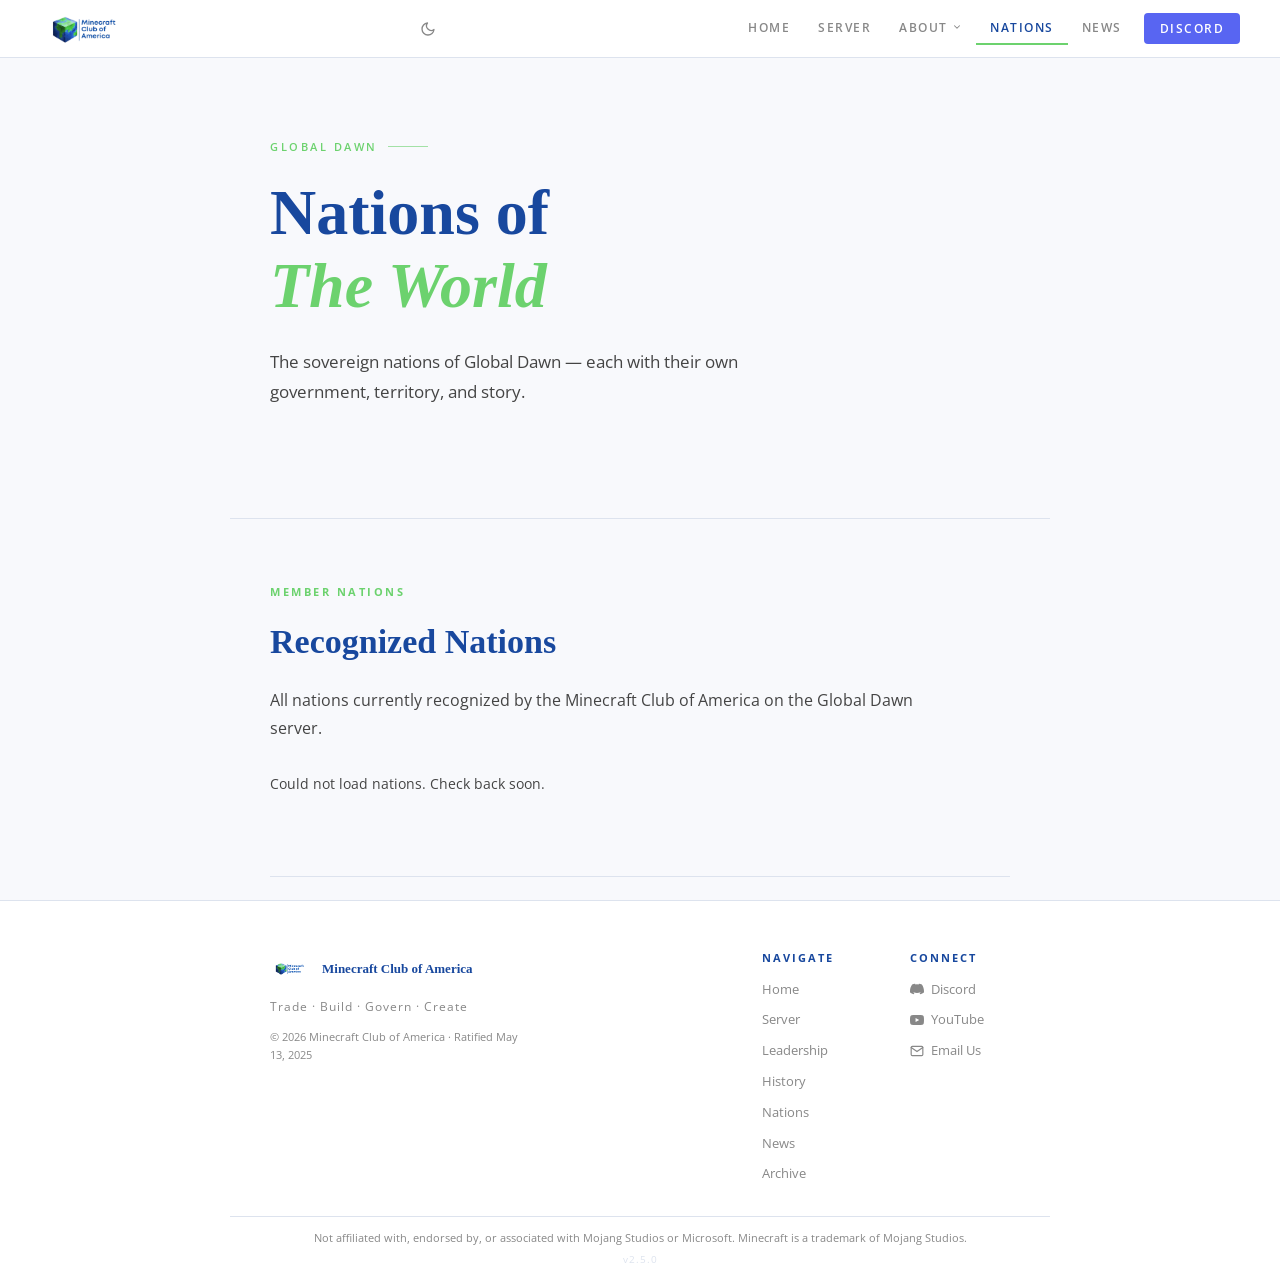
<file: nations.html>
<!DOCTYPE html>
<html lang="en">
<head>
  <meta charset="UTF-8">
  <meta name="viewport" content="width=device-width, initial-scale=1.0">
  <title>Nations — Minecraft Club of America</title>
  <link rel="stylesheet" href="style.css">
  <link rel="icon" type="image/x-icon" href="images/icon.ico">
</head>
<body>

<!-- nav + footer injected by nav.js -->

<div class="page-wrap">

  <div class="hero">
    <div class="hero-eyebrow">Global Dawn</div>
    <h1>Nations of<br><em>The World</em></h1>
    <p class="hero-sub">The sovereign nations of Global Dawn — each with their own government, territory, and story.</p>
  </div>

  <div class="content">
    <div class="section">
      <div class="section-label">Member Nations</div>
      <h2>Recognized Nations</h2>
      <p>All nations currently recognized by the Minecraft Club of America on the Global Dawn server.</p>
      <div class="nations-grid" id="nations-grid">
        <p class="loading-msg" style="grid-column:1/-1;color:var(--mid);font-size:14px;">Loading nations…</p>
      </div>
    </div>

    <div id="nation-detail-section" style="display:none;">
      <div class="section">
        <div class="section-label" id="nation-detail-label">Nation</div>
        <h2 id="nation-detail-name"></h2>
        <div id="nation-detail-body" class="nation-detail-body"></div>
        <button class="nation-back-btn" onclick="closeNationDetail()">← Back to all nations</button>
      </div>
    </div>
  </div>

</div>

<script src="nav.js"></script>
<script src="nations.js"></script>
</body>
</html>
</file>
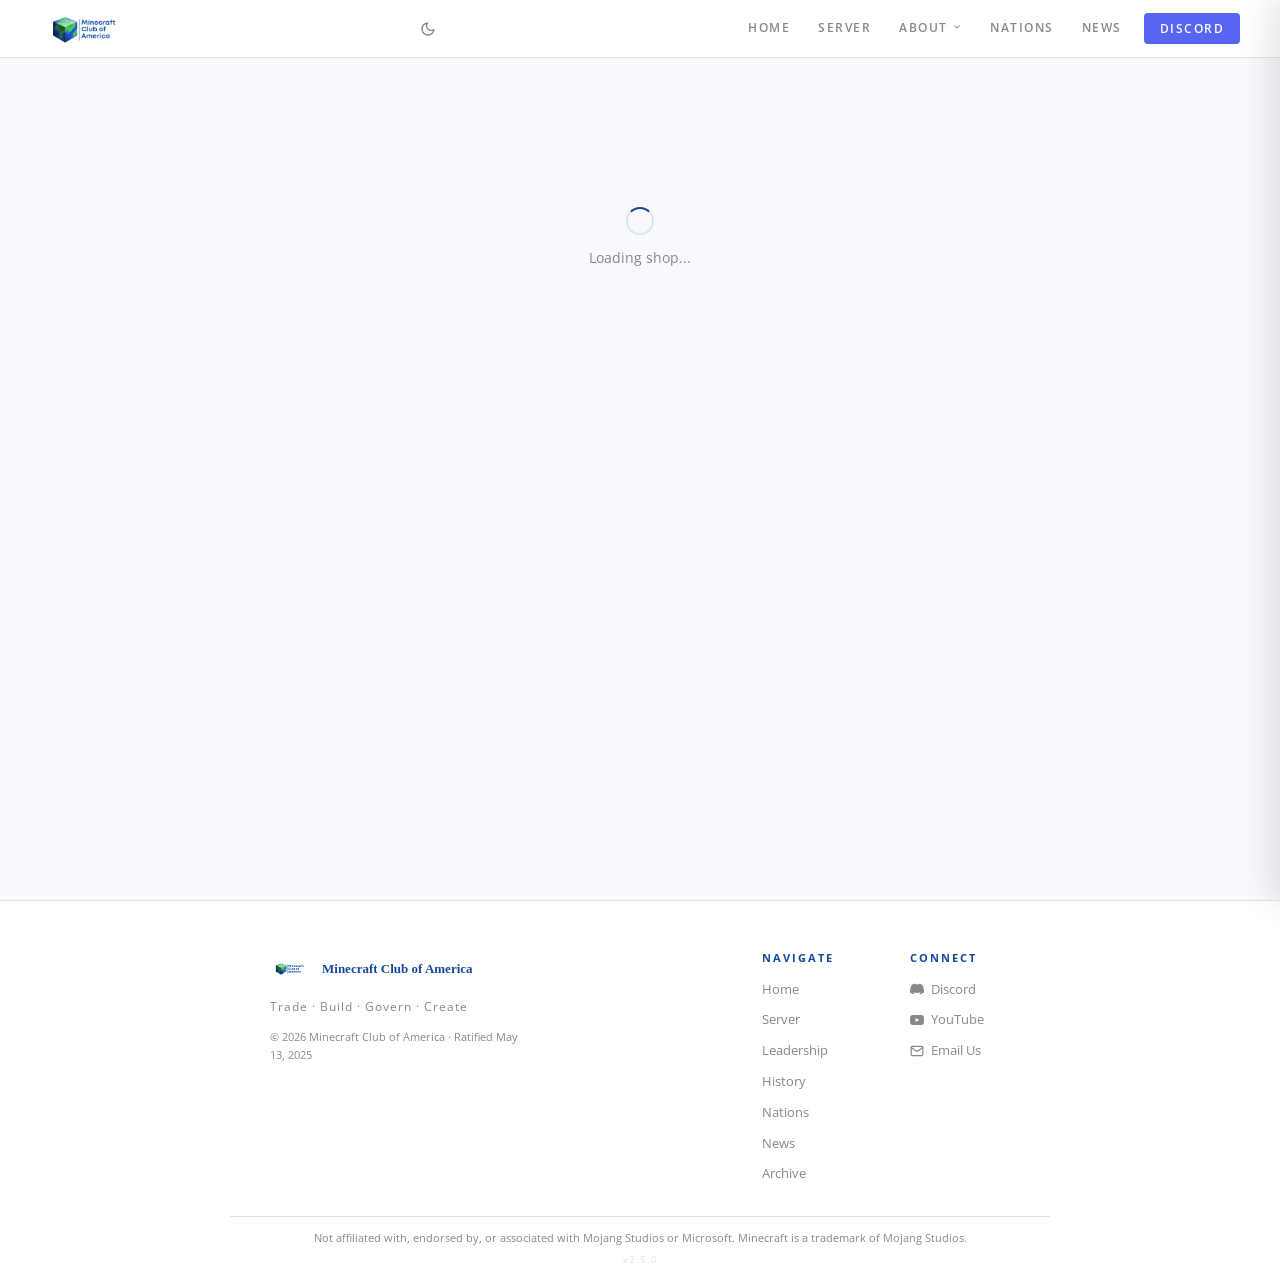
<file: shop.html>
<!DOCTYPE html>
<html lang="en">
<head>
  <meta charset="UTF-8">
  <meta name="viewport" content="width=device-width, initial-scale=1.0">
  <title>Shop — Minecraft Club of America</title>
  <link rel="stylesheet" href="style.css">
  <link rel="icon" type="image/x-icon" href="images/icon.ico">
  <style>
    .member-preview-bar {
      background: #1a2035; color: #e8eaf0;
      font-size: 12px; font-weight: 600; letter-spacing: 1px; text-transform: uppercase;
      display: none; align-items: center; justify-content: space-between;
      padding: 9px 2.5rem; gap: 12px; position: sticky; top: 58px; z-index: 90;
    }
    .member-preview-bar.active { display: flex; }
    .member-preview-label { display: flex; align-items: center; gap: 8px; }
    .member-preview-label::before { content:''; display:inline-block; width:7px; height:7px; border-radius:50%; background:var(--green); }
    .btn-back-admin { background:var(--blue); color:#fff; font-size:11px; font-weight:700; letter-spacing:1px; text-transform:uppercase; padding:6px 16px; border:none; border-radius:3px; cursor:pointer; transition:background .15s; white-space:nowrap; }
    .btn-back-admin:hover { background:var(--blue-dark); }

    .shop-hero { border-bottom:1px solid var(--border); padding:4rem 2.5rem 3.5rem; max-width:860px; margin:0 auto; }
    .shop-hero-eyebrow { font-size:11px; font-weight:600; letter-spacing:2.5px; text-transform:uppercase; color:var(--green); margin-bottom:1rem; display:flex; align-items:center; gap:10px; }
    .shop-hero-eyebrow::after { content:''; display:block; height:1px; width:40px; background:var(--green); opacity:.6; }
    .shop-hero h1 { font-family:'Times New Roman',serif; font-size:clamp(32px,5vw,52px); font-weight:700; color:var(--blue); margin-bottom:1rem; line-height:1.15; }
    .shop-hero p { font-size:16px; color:var(--mid); max-width:500px; line-height:1.7; }

    .shop-admin-bar { max-width:860px; margin:0 auto; padding:1.5rem 2.5rem; display:none; align-items:center; justify-content:space-between; border-bottom:1px solid var(--border); }
    .shop-admin-bar.visible { display:flex; }
    .shop-admin-left { display:flex; align-items:center; gap:18px; }
    .shop-admin-label { font-size:11px; font-weight:700; letter-spacing:2px; text-transform:uppercase; color:var(--green); display:flex; align-items:center; gap:8px; }
    .shop-admin-label::before { content:''; display:inline-block; width:7px; height:7px; border-radius:50%; background:var(--green); }
    .shop-admin-actions { display:flex; gap:10px; align-items:center; }
    .btn-view-as-member { background:transparent; color:var(--blue); font-size:12px; font-weight:600; letter-spacing:.5px; padding:8px 16px; border:1px solid var(--border); border-radius:4px; cursor:pointer; transition:background .15s,color .15s,border-color .15s; display:flex; align-items:center; gap:6px; }
    .btn-view-as-member:hover { background:var(--blue); color:#fff; border-color:var(--blue); }
    .btn-add-product { background:var(--blue); color:#fff; font-size:12px; font-weight:600; letter-spacing:.5px; padding:8px 18px; border:none; border-radius:4px; cursor:pointer; transition:background .15s; }
    .btn-add-product:hover { background:var(--blue-dark); }
    .btn-signout { background:transparent; color:var(--muted); font-size:12px; font-weight:600; letter-spacing:.5px; padding:8px 14px; border:1px solid var(--border); border-radius:4px; cursor:pointer; transition:color .15s,border-color .15s; }
    .btn-signout:hover { color:var(--black); border-color:var(--muted); }

    .product-grid-wrap { max-width:860px; margin:0 auto; padding:2.5rem 2.5rem; }
    .product-grid-header { display:flex; align-items:baseline; justify-content:space-between; margin-bottom:1.5rem; }
    .product-grid-title { font-family:'Times New Roman',serif; font-size:1.4rem; color:var(--blue); font-weight:normal; }
    .product-count { font-size:13px; color:var(--muted); }
    .product-grid { display:grid; grid-template-columns:repeat(auto-fill,minmax(240px,1fr)); gap:1.25rem; }

    .product-card { background:var(--white); border:1px solid var(--border); border-radius:6px; overflow:hidden; transition:box-shadow .15s,border-color .15s; cursor:pointer; }
    .product-card:hover { box-shadow:0 4px 16px rgba(24,72,158,.08); border-color:#b8c8e8; }
    .product-card-img { width:100%; height:180px; object-fit:cover; background:var(--bg); display:block; }
    .product-card-img-placeholder { width:100%; height:180px; background:var(--bg); display:flex; align-items:center; justify-content:center; color:var(--border); }
    .product-card-img-placeholder svg { width:40px; height:40px; }
    .product-card-body { padding:1rem; }
    .product-card-category { font-size:10px; font-weight:700; letter-spacing:1.5px; text-transform:uppercase; color:var(--green); margin-bottom:4px; }
    .product-card-name { font-family:'Times New Roman',serif; font-size:1.1rem; color:var(--blue); font-weight:normal; margin-bottom:4px; line-height:1.3; }
    .product-card-desc { font-size:12px; color:var(--muted); line-height:1.5; margin-bottom:10px; display:-webkit-box; -webkit-line-clamp:2; -webkit-box-orient:vertical; overflow:hidden; }
    .product-card-footer { display:flex; align-items:center; justify-content:space-between; }
    .product-card-price { font-size:15px; font-weight:600; color:var(--black); }
    .product-card-stock { font-size:11px; color:var(--muted); font-weight:500; }
    .product-card-stock.low { color:#e67e22; }
    .product-card-stock.out { color:#c0392b; }

    .btn-add-to-cart { width:100%; margin-top:10px; background:var(--blue); color:#fff; font-size:12px; font-weight:600; letter-spacing:.5px; padding:8px 0; border:none; border-radius:4px; cursor:pointer; transition:background .15s; text-decoration:none; display:block; text-align:center; box-sizing:border-box; line-height:2; }
    .btn-add-to-cart:hover { background:var(--blue-dark); }
    .btn-add-to-cart:disabled { background:var(--border); color:var(--muted); cursor:not-allowed; }
    .btn-add-to-cart.sign-in-prompt { background:transparent; color:var(--blue); border:1px solid var(--blue); }
    .btn-add-to-cart.sign-in-prompt:hover { background:var(--blue); color:#fff; }

    .product-card-actions { display:none; gap:6px; margin-top:10px; padding-top:10px; border-top:1px solid var(--border); }
    .btn-card-edit,.btn-card-delete { font-size:11px; font-weight:600; letter-spacing:.5px; padding:5px 12px; border-radius:3px; cursor:pointer; transition:background .15s,color .15s; }
    .btn-card-edit { background:transparent; color:var(--blue); border:1px solid var(--border); }
    .btn-card-edit:hover { background:var(--blue); color:#fff; border-color:var(--blue); }
    .btn-card-delete { background:transparent; color:var(--muted); border:1px solid var(--border); }
    .btn-card-delete:hover { background:#c0392b; color:#fff; border-color:#c0392b; }

    .product-empty { grid-column:1/-1; text-align:center; padding:4rem 0; color:var(--muted); }
    .product-empty-icon { font-size:2.5rem; margin-bottom:1rem; opacity:.4; }
    .product-empty p { font-size:15px; }

    /* Floating cart button */
    .btn-float-cart { position:fixed; bottom:2rem; right:2rem; z-index:100; background:var(--blue); color:#fff; border:none; border-radius:50px; padding:14px 22px; font-size:14px; font-weight:600; cursor:pointer; box-shadow:0 4px 20px rgba(24,72,158,.3); display:none; align-items:center; gap:10px; transition:background .15s,transform .15s,box-shadow .15s; }
    .btn-float-cart:hover { background:var(--blue-dark); transform:translateY(-2px); box-shadow:0 6px 24px rgba(24,72,158,.4); }
    .btn-float-cart.visible { display:flex; }
    .float-cart-badge { background:var(--green); color:#fff; font-size:11px; font-weight:700; min-width:20px; height:20px; border-radius:10px; display:flex; align-items:center; justify-content:center; padding:0 5px; }

    /* Cart drawer */
    .cart-overlay { display:none; position:fixed; inset:0; background:rgba(10,15,30,.4); z-index:300; }
    .cart-overlay.open { display:block; }
    .cart-drawer { position:fixed; top:0; right:0; bottom:0; width:360px; max-width:100vw; background:var(--white); border-left:1px solid var(--border); box-shadow:-8px 0 32px rgba(10,15,30,.12); z-index:301; display:flex; flex-direction:column; transform:translateX(100%); transition:transform .25s ease; }
    .cart-drawer.open { transform:translateX(0); }
    .cart-drawer-header { padding:1.25rem 1.5rem; border-bottom:1px solid var(--border); display:flex; align-items:center; justify-content:space-between; flex-shrink:0; }
    .cart-drawer-title { font-family:'Times New Roman',serif; font-size:1.25rem; color:var(--blue); font-weight:normal; }
    .cart-drawer-close { background:none; border:none; cursor:pointer; color:var(--muted); font-size:20px; line-height:1; padding:4px; border-radius:3px; transition:color .15s; }
    .cart-drawer-close:hover { color:var(--black); }
    .cart-drawer-body { flex:1; overflow-y:auto; padding:1rem 1.5rem; }
    .cart-empty { text-align:center; padding:3rem 0; color:var(--muted); }
    .cart-empty-icon { font-size:2rem; margin-bottom:.75rem; opacity:.4; }
    .cart-empty p { font-size:14px; }
    .cart-item { display:flex; gap:12px; align-items:flex-start; padding:12px 0; border-bottom:1px solid var(--border); }
    .cart-item:last-child { border-bottom:none; }
    .cart-item-img { width:52px; height:52px; object-fit:cover; border-radius:4px; border:1px solid var(--border); background:var(--bg); flex-shrink:0; }
    .cart-item-img-placeholder { width:52px; height:52px; border-radius:4px; border:1px solid var(--border); background:var(--bg); display:flex; align-items:center; justify-content:center; color:var(--border); flex-shrink:0; }
    .cart-item-info { flex:1; min-width:0; }
    .cart-item-name { font-family:'Times New Roman',serif; font-size:1rem; color:var(--blue); line-height:1.3; margin-bottom:2px; }
    .cart-item-price { font-size:13px; color:var(--muted); }
    .cart-item-controls { display:flex; align-items:center; gap:8px; margin-top:6px; }
    .cart-qty-btn { width:22px; height:22px; border-radius:3px; border:1px solid var(--border); background:none; font-size:14px; line-height:1; cursor:pointer; color:var(--mid); display:flex; align-items:center; justify-content:center; transition:background .12s,border-color .12s; }
    .cart-qty-btn:hover { background:var(--bg); border-color:var(--blue); color:var(--blue); }
    .cart-qty { font-size:13px; font-weight:600; color:var(--black); min-width:16px; text-align:center; }
    .cart-item-remove { background:none; border:none; cursor:pointer; color:var(--muted); font-size:12px; padding:2px 4px; border-radius:3px; transition:color .12s; margin-left:auto; flex-shrink:0; }
    .cart-item-remove:hover { color:#c0392b; }
    .cart-drawer-footer { padding:1.25rem 1.5rem; border-top:1px solid var(--border); flex-shrink:0; }
    .cart-subtotal { display:flex; justify-content:space-between; align-items:baseline; margin-bottom:1rem; }
    .cart-subtotal-label { font-size:13px; color:var(--muted); }
    .cart-subtotal-amount { font-size:1.1rem; font-weight:600; color:var(--black); }
    .btn-checkout { width:100%; background:var(--blue); color:#fff; font-size:13px; font-weight:600; letter-spacing:.5px; padding:12px 0; border:none; border-radius:4px; cursor:pointer; transition:background .15s; }
    .btn-checkout:hover { background:var(--blue-dark); }

    /* Product detail modal */
    .detail-overlay { display:none; position:fixed; inset:0; background:rgba(10,15,30,.5); z-index:200; align-items:center; justify-content:center; padding:1rem; }
    .detail-overlay.open { display:flex; }
    .detail-modal { background:var(--white); border-radius:8px; border:1px solid var(--border); width:100%; max-width:640px; max-height:90vh; overflow-y:auto; box-shadow:0 16px 48px rgba(10,15,30,.2); }
    .detail-modal-img { width:100%; height:260px; object-fit:cover; border-radius:8px 8px 0 0; display:block; }
    .detail-modal-img-placeholder { width:100%; height:200px; background:var(--bg); display:flex; align-items:center; justify-content:center; color:var(--border); border-radius:8px 8px 0 0; }
    .detail-modal-body { padding:1.75rem; }
    .detail-modal-header { display:flex; align-items:flex-start; justify-content:space-between; gap:12px; margin-bottom:1.25rem; }
    .detail-modal-close { background:none; border:none; cursor:pointer; color:var(--muted); font-size:20px; line-height:1; padding:4px; flex-shrink:0; transition:color .15s; }
    .detail-modal-close:hover { color:var(--black); }
    .detail-modal-category { font-size:10px; font-weight:700; letter-spacing:1.5px; text-transform:uppercase; color:var(--green); margin-bottom:4px; }
    .detail-modal-name { font-family:'Times New Roman',serif; font-size:1.8rem; color:var(--blue); font-weight:normal; line-height:1.2; }
    .detail-modal-price { font-size:1.4rem; font-weight:700; color:var(--black); margin:0.5rem 0; }
    .detail-modal-stock { font-size:12px; font-weight:600; color:var(--muted); }
    .detail-modal-stock.low { color:#e67e22; }
    .detail-modal-stock.out { color:#c0392b; }
    .detail-modal-desc { font-size:15px; color:var(--mid); line-height:1.7; margin:1rem 0; }
    .detail-modal-specs { border-top:1px solid var(--border); padding-top:1rem; margin-top:1rem; }
    .detail-modal-specs-title { font-size:11px; font-weight:700; letter-spacing:2px; text-transform:uppercase; color:var(--muted); margin-bottom:.75rem; }
    .detail-modal-spec-grid { display:grid; grid-template-columns:1fr 1fr; gap:10px; }
    .detail-modal-spec { background:var(--bg); border-radius:4px; padding:10px 12px; }
    .detail-modal-spec-label { font-size:10px; font-weight:700; letter-spacing:1px; text-transform:uppercase; color:var(--muted); margin-bottom:3px; }
    .detail-modal-spec-value { font-size:13px; font-weight:600; color:var(--black); }
    .detail-modal-footer { padding:0 1.75rem 1.75rem; display:flex; gap:10px; }
    .btn-detail-cart { flex:1; background:var(--blue); color:#fff; font-size:14px; font-weight:600; padding:12px 0; border:none; border-radius:4px; cursor:pointer; transition:background .15s; }
    .btn-detail-cart:hover { background:var(--blue-dark); }
    .btn-detail-cart:disabled { background:var(--border); color:var(--muted); cursor:not-allowed; }
    .btn-detail-cart.sign-in { background:transparent; color:var(--blue); border:1px solid var(--blue); }
    .btn-detail-cart.sign-in:hover { background:var(--blue); color:#fff; }

    /* Modal (admin add/edit) */
    .modal-overlay { display:none; position:fixed; inset:0; background:rgba(10,15,30,.5); z-index:400; align-items:center; justify-content:center; padding:1rem; }
    .modal-overlay.open { display:flex; }
    .modal { background:var(--white); border-radius:8px; border:1px solid var(--border); width:100%; max-width:520px; max-height:90vh; overflow-y:auto; box-shadow:0 16px 48px rgba(10,15,30,.2); }
    .modal-header { padding:1.5rem 1.5rem 0; display:flex; align-items:center; justify-content:space-between; }
    .modal-title { font-family:'Times New Roman',serif; font-size:1.3rem; color:var(--blue); font-weight:normal; }
    .modal-close { background:none; border:none; cursor:pointer; color:var(--muted); font-size:20px; line-height:1; padding:4px; border-radius:3px; transition:color .15s; }
    .modal-close:hover { color:var(--black); }
    .modal-body { padding:1.5rem; }
    .form-group { margin-bottom:1rem; }
    .form-label { display:block; font-size:12px; font-weight:600; letter-spacing:.5px; color:var(--mid); margin-bottom:5px; text-transform:uppercase; }
    .form-input,.form-textarea,.form-select { width:100%; padding:9px 12px; border:1px solid var(--border); border-radius:4px; font-family:'Open Sans',sans-serif; font-size:14px; background:var(--white); color:var(--black); transition:border-color .15s; box-sizing:border-box; }
    .form-input:focus,.form-textarea:focus,.form-select:focus { outline:none; border-color:var(--blue); }
    .form-textarea { resize:vertical; min-height:80px; }
    .form-row { display:grid; grid-template-columns:1fr 1fr; gap:12px; }
    .form-row-3 { display:grid; grid-template-columns:1fr 1fr 1fr; gap:12px; }
    .form-section-label { font-size:11px; font-weight:700; letter-spacing:2px; text-transform:uppercase; color:var(--muted); margin:1.25rem 0 .75rem; padding-top:1rem; border-top:1px solid var(--border); }
    .form-check-wrap { display:flex; align-items:center; gap:8px; margin-top:6px; }
    .form-check-wrap input[type=checkbox] { width:16px; height:16px; accent-color:var(--blue); cursor:pointer; }
    .form-check-label { font-size:13px; color:var(--mid); cursor:pointer; }
    .modal-save-error { font-size:13px; color:#c0392b; padding:0 1.5rem 1rem; display:none; }
    .modal-footer { padding:0 1.5rem 1.5rem; display:flex; gap:10px; justify-content:flex-end; }
    .btn-modal-cancel { background:transparent; color:var(--muted); font-size:13px; font-weight:600; padding:9px 18px; border:1px solid var(--border); border-radius:4px; cursor:pointer; transition:color .15s; }
    .btn-modal-cancel:hover { color:var(--black); }
    .btn-modal-save { background:var(--blue); color:#fff; font-size:13px; font-weight:600; padding:9px 18px; border:none; border-radius:4px; cursor:pointer; transition:background .15s; }
    .btn-modal-save:hover { background:var(--blue-dark); }

    .shop-loading { display:flex; align-items:center; justify-content:center; min-height:40vh; color:var(--muted); font-size:14px; flex-direction:column; gap:12px; }
    .shop-loading-spinner { width:28px; height:28px; border:2px solid var(--border); border-top-color:var(--blue); border-radius:50%; animation:spin .7s linear infinite; }
    @keyframes spin { to { transform:rotate(360deg); } }

    @media (max-width:768px) {
      .form-row,.form-row-3 { grid-template-columns:1fr; }
      .shop-admin-bar { flex-direction:column; gap:12px; align-items:flex-start; }
      .detail-modal-spec-grid { grid-template-columns:1fr; }
      .btn-float-cart { bottom:1.25rem; right:1.25rem; }
    }
  </style>
</head>
<body>
<script src="nav.js"></script>
<div class="page-wrap">

  <div class="member-preview-bar" id="member-preview-bar">
    <div class="member-preview-label">Previewing as Member</div>
    <button class="btn-back-admin" id="btn-back-admin">← Back to Admin View</button>
  </div>

  <div class="shop-loading" id="shop-loading">
    <div class="shop-loading-spinner"></div>
    <span>Loading shop...</span>
  </div>

  <div id="shop-wrap" style="display:none;">

    <div class="shop-hero">
      <div class="shop-hero-eyebrow">MCA Shop</div>
      <h1>MCA Shop</h1>
      <p>Official Minecraft Club of America merchandise. More items coming soon.</p>
    </div>

    <div class="shop-admin-bar" id="shop-admin-bar">
      <div class="shop-admin-left">
        <div class="shop-admin-label">Admin Mode</div>
      </div>
      <div class="shop-admin-actions">
        <button class="btn-view-as-member" id="btn-view-as-member">
          <svg width="13" height="13" viewBox="0 0 24 24" fill="none" stroke="currentColor" stroke-width="2" stroke-linecap="round" stroke-linejoin="round"><path d="M1 12s4-8 11-8 11 8 11 8-4 8-11 8-11-8-11-8z"/><circle cx="12" cy="12" r="3"/></svg>
          View as Member
        </button>
        <button class="btn-add-product" id="btn-add-product">+ Add Product</button>
        <button class="btn-signout" id="btn-signout">Sign Out</button>
      </div>
    </div>

    <div class="product-grid-wrap">
      <div class="product-grid-header">
        <div class="product-grid-title">Products</div>
        <div class="product-count" id="product-count"></div>
      </div>
      <div class="product-grid" id="product-grid"></div>
    </div>

  </div>
</div>

<!-- Floating cart button -->
<button class="btn-float-cart" id="btn-float-cart">
  <svg width="18" height="18" viewBox="0 0 24 24" fill="none" stroke="currentColor" stroke-width="2" stroke-linecap="round" stroke-linejoin="round"><circle cx="9" cy="21" r="1"/><circle cx="20" cy="21" r="1"/><path d="M1 1h4l2.68 13.39a2 2 0 0 0 2 1.61h9.72a2 2 0 0 0 2-1.61L23 6H6"/></svg>
  View Cart
  <span class="float-cart-badge" id="float-cart-badge">0</span>
</button>

<!-- Cart drawer -->
<div class="cart-overlay" id="cart-overlay"></div>
<div class="cart-drawer" id="cart-drawer">
  <div class="cart-drawer-header">
    <div class="cart-drawer-title">Your Cart</div>
    <button class="cart-drawer-close" id="cart-drawer-close">✕</button>
  </div>
  <div class="cart-drawer-body" id="cart-drawer-body">
    <div class="cart-empty"><div class="cart-empty-icon">🛒</div><p>Your cart is empty.</p></div>
  </div>
  <div class="cart-drawer-footer" id="cart-drawer-footer" style="display:none;">
    <div class="cart-subtotal">
      <span class="cart-subtotal-label">Subtotal</span>
      <span class="cart-subtotal-amount" id="cart-subtotal">$0.00</span>
    </div>
    <button class="btn-checkout">Checkout — Coming Soon</button>
  </div>
</div>

<!-- Product detail modal -->
<div class="detail-overlay" id="detail-overlay">
  <div class="detail-modal" id="detail-modal">
    <div id="detail-modal-inner"></div>
  </div>
</div>

<!-- Admin add/edit product modal -->
<div class="modal-overlay" id="product-modal">
  <div class="modal">
    <div class="modal-header">
      <div class="modal-title" id="modal-title">Add Product</div>
      <button class="modal-close" id="modal-close">✕</button>
    </div>
    <div class="modal-body">
      <input type="hidden" id="modal-product-id">

      <div class="form-section-label" style="border-top:none;margin-top:0;padding-top:0;">Basic Info</div>
      <div class="form-group">
        <label class="form-label" for="modal-name">Product Name</label>
        <input type="text" id="modal-name" class="form-input" placeholder="e.g. MCA Logo T-Shirt">
      </div>
      <div class="form-group">
        <label class="form-label" for="modal-desc">Description</label>
        <textarea id="modal-desc" class="form-textarea" placeholder="Full product description..."></textarea>
      </div>
      <div class="form-row">
        <div class="form-group">
          <label class="form-label" for="modal-price">Price (USD)</label>
          <input type="number" id="modal-price" class="form-input" placeholder="0.00" step="0.01" min="0">
        </div>
        <div class="form-group">
          <label class="form-label" for="modal-inventory">Inventory</label>
          <input type="number" id="modal-inventory" class="form-input" placeholder="0" min="0">
        </div>
      </div>
      <div class="form-row">
        <div class="form-group">
          <label class="form-label" for="modal-category">Category</label>
          <input type="text" id="modal-category" class="form-input" placeholder="e.g. Apparel, 3D Print">
        </div>
        <div class="form-group">
          <label class="form-label" for="modal-active">Status</label>
          <select id="modal-active" class="form-select">
            <option value="true">Active</option>
            <option value="false">Inactive</option>
          </select>
        </div>
      </div>

      <div class="form-section-label">Images</div>
      <div class="form-group">
        <label class="form-label" for="modal-image">Primary Image URL</label>
        <input type="text" id="modal-image" class="form-input" placeholder="https://...">
      </div>
      <div class="form-group">
        <label class="form-label" for="modal-image2">Secondary Image URL (optional)</label>
        <input type="text" id="modal-image2" class="form-input" placeholder="https://...">
      </div>

      <div class="form-section-label">Specifications</div>
      <div class="form-row">
        <div class="form-group">
          <label class="form-label" for="modal-weight">Weight</label>
          <input type="text" id="modal-weight" class="form-input" placeholder="e.g. 200g">
        </div>
        <div class="form-group">
          <label class="form-label" for="modal-dimensions">Dimensions</label>
          <input type="text" id="modal-dimensions" class="form-input" placeholder="e.g. 10 x 5 x 2 cm">
        </div>
      </div>
      <div class="form-row">
        <div class="form-group">
          <label class="form-label" for="modal-material">Material</label>
          <input type="text" id="modal-material" class="form-input" placeholder="e.g. 100% Cotton">
        </div>
        <div class="form-group">
          <label class="form-label" for="modal-sizes">Available Sizes</label>
          <input type="text" id="modal-sizes" class="form-input" placeholder="e.g. S, M, L, XL">
        </div>
      </div>
      <div class="form-row">
        <div class="form-group">
          <label class="form-label" for="modal-colors">Colors</label>
          <input type="text" id="modal-colors" class="form-input" placeholder="e.g. Black, White">
        </div>
        <div class="form-group">
          <label class="form-label" for="modal-sku">SKU</label>
          <input type="text" id="modal-sku" class="form-input" placeholder="e.g. MCA-001">
        </div>
      </div>
      <div class="form-group">
        <label class="form-label" for="modal-notes">Admin Notes (internal)</label>
        <input type="text" id="modal-notes" class="form-input" placeholder="Not shown to members">
      </div>

      <div class="form-section-label">Cart Settings</div>
      <div class="form-check-wrap">
        <input type="checkbox" id="modal-cart-enabled" checked>
        <label class="form-check-label" for="modal-cart-enabled">Allow "Add to Cart" for this product</label>
      </div>

    </div>
    <div class="modal-save-error" id="modal-save-error"></div>
    <div class="modal-footer">
      <button class="btn-modal-cancel" id="modal-cancel">Cancel</button>
      <button class="btn-modal-save" id="modal-save">Save Product</button>
    </div>
  </div>
</div>

<script type="module">
  import { supabase, isAdmin, signOut } from './supabase.js';

  let _isAdmin = false, _isLoggedIn = false, _userId = null, _memberPreview = false, _initialized = false;

  // ── Cart
  function cartKey() { return 'mca_cart_' + _userId; }
  function getCart() { if (!_userId) return []; try { return JSON.parse(localStorage.getItem(cartKey())) || []; } catch(e) { return []; } }
  function saveCart(items) {
    if (!_userId) return;
    localStorage.setItem(cartKey(), JSON.stringify(items));
    updateFloatCart();
    if (window._mcaUpdateCartBadge) window._mcaUpdateCartBadge();
  }
  function addToCart(product) {
    const items = getCart(), ex = items.find(i => i.id === product.id);
    if (ex) { ex.qty = (ex.qty || 1) + 1; } else { items.push({...product, qty: 1}); }
    saveCart(items); renderCartDrawer(); openCartDrawer();
  }
  function removeFromCart(id) { saveCart(getCart().filter(i => i.id !== id)); renderCartDrawer(); }
  function changeQty(id, d) {
    const items = getCart(), item = items.find(i => i.id === id);
    if (!item) return; item.qty = Math.max(1, (item.qty || 1) + d);
    saveCart(items); renderCartDrawer();
  }
  window.cartQty    = (id, d) => changeQty(id, d);
  window.cartRemove = (id)    => removeFromCart(id);
  window.shopAddToCart = (p)  => addToCart(p);

  function updateFloatCart() {
    const items = getCart();
    const total = items.reduce((s, i) => s + (i.qty || 1), 0);
    const btn   = document.getElementById('btn-float-cart');
    const badge = document.getElementById('float-cart-badge');
    if (!_isLoggedIn || total === 0) { btn.classList.remove('visible'); return; }
    btn.classList.add('visible');
    badge.textContent = total > 99 ? '99+' : total;
  }

  // ── Cart drawer
  const elCartOverlay  = document.getElementById('cart-overlay');
  const elCartDrawer   = document.getElementById('cart-drawer');
  const elCartBody     = document.getElementById('cart-drawer-body');
  const elCartFooter   = document.getElementById('cart-drawer-footer');
  const elCartSubtotal = document.getElementById('cart-subtotal');
  function openCartDrawer()  { elCartOverlay.classList.add('open'); elCartDrawer.classList.add('open'); }
  function closeCartDrawer() { elCartOverlay.classList.remove('open'); elCartDrawer.classList.remove('open'); }
  document.getElementById('cart-drawer-close').addEventListener('click', closeCartDrawer);
  document.getElementById('btn-float-cart').addEventListener('click', () => { renderCartDrawer(); openCartDrawer(); });
  elCartOverlay.addEventListener('click', closeCartDrawer);
  const navCartBtn = document.getElementById('nav-cart-btn');
  if (navCartBtn) navCartBtn.addEventListener('click', () => { renderCartDrawer(); openCartDrawer(); });

  function renderCartDrawer() {
    const items = getCart();
    if (!items.length) { elCartBody.innerHTML = '<div class="cart-empty"><div class="cart-empty-icon">🛒</div><p>Your cart is empty.</p></div>'; elCartFooter.style.display = 'none'; return; }
    const sub = items.reduce((s, i) => s + (i.price * (i.qty || 1)), 0);
    elCartBody.innerHTML = items.map(i => `
      <div class="cart-item">
        ${i.image_url ? `<img class="cart-item-img" src="${i.image_url}" alt="${i.name}">` : `<div class="cart-item-img-placeholder"><svg width="20" height="20" viewBox="0 0 24 24" fill="none" stroke="currentColor" stroke-width="1.5"><rect x="3" y="3" width="18" height="18" rx="2"/></svg></div>`}
        <div class="cart-item-info">
          <div class="cart-item-name">${i.name}</div>
          <div class="cart-item-price">$${Number(i.price).toFixed(2)} each</div>
          <div class="cart-item-controls">
            <button class="cart-qty-btn" onclick="cartQty('${i.id}',-1)">−</button>
            <span class="cart-qty">${i.qty || 1}</span>
            <button class="cart-qty-btn" onclick="cartQty('${i.id}',1)">+</button>
            <button class="cart-item-remove" onclick="cartRemove('${i.id}')">Remove</button>
          </div>
        </div>
      </div>`).join('');
    elCartSubtotal.textContent = '$' + sub.toFixed(2);
    elCartFooter.style.display = '';
  }

  // ── Product detail modal
  const elDetailOverlay = document.getElementById('detail-overlay');
  const elDetailInner   = document.getElementById('detail-modal-inner');
  function openDetail(p) {
    const showCart = p.cart_enabled !== false && !(_isAdmin && !_memberPreview);
    const specs = [
      p.weight      && { label: 'Weight',     value: p.weight },
      p.dimensions  && { label: 'Dimensions', value: p.dimensions },
      p.material    && { label: 'Material',   value: p.material },
      p.sizes       && { label: 'Sizes',      value: p.sizes },
      p.colors      && { label: 'Colors',     value: p.colors },
      p.sku         && { label: 'SKU',        value: p.sku },
    ].filter(Boolean);

    let cartBtn = '';
    if (showCart) {
      if (_isLoggedIn) {
        const prod = JSON.stringify({id:p.id,name:p.name,price:p.price,image_url:p.image_url||null}).replace(/"/g,'&quot;');
        cartBtn = `<button class="btn-detail-cart" ${p.inventory===0?'disabled':''} onclick='shopAddToCart(${prod});closeDetail();'>${p.inventory===0?'Out of Stock':'Add to Cart'}</button>`;
      } else {
        cartBtn = `<a class="btn-detail-cart sign-in" href="login.html?return=shop.html">Sign In to Add to Cart</a>`;
      }
    }

    elDetailInner.innerHTML = `
      ${p.image_url ? `<img class="detail-modal-img" src="${p.image_url}" alt="${p.name}">` : `<div class="detail-modal-img-placeholder"><svg width="48" height="48" viewBox="0 0 24 24" fill="none" stroke="currentColor" stroke-width="1.5"><rect x="3" y="3" width="18" height="18" rx="2"/><path d="M3 9l4-4 4 4 4-4 4 4"/><circle cx="8.5" cy="13.5" r="1.5"/></svg></div>`}
      <div class="detail-modal-body">
        <div class="detail-modal-header">
          <div>
            ${p.category ? `<div class="detail-modal-category">${p.category}</div>` : ''}
            <div class="detail-modal-name">${p.name}</div>
          </div>
          <button class="detail-modal-close" onclick="closeDetail()">✕</button>
        </div>
        <div class="detail-modal-price">$${Number(p.price).toFixed(2)}</div>
        <div class="detail-modal-stock ${p.inventory===0?'out':p.inventory<5?'low':''}">${p.inventory===0?'Out of stock':`${p.inventory} in stock`}</div>
        ${p.description ? `<div class="detail-modal-desc">${p.description}</div>` : ''}
        ${specs.length ? `
          <div class="detail-modal-specs">
            <div class="detail-modal-specs-title">Specifications</div>
            <div class="detail-modal-spec-grid">
              ${specs.map(s => `<div class="detail-modal-spec"><div class="detail-modal-spec-label">${s.label}</div><div class="detail-modal-spec-value">${s.value}</div></div>`).join('')}
            </div>
          </div>` : ''}
      </div>
      ${cartBtn ? `<div class="detail-modal-footer">${cartBtn}</div>` : ''}`;
    elDetailOverlay.classList.add('open');
  }
  window.closeDetail = () => elDetailOverlay.classList.remove('open');
  elDetailOverlay.addEventListener('click', e => { if (e.target === elDetailOverlay) closeDetail(); });

  // ── Element refs
  const elLoading    = document.getElementById('shop-loading');
  const elShop       = document.getElementById('shop-wrap');
  const elAdminBar   = document.getElementById('shop-admin-bar');
  const elPreviewBar = document.getElementById('member-preview-bar');
  const elGrid       = document.getElementById('product-grid');
  const elCount      = document.getElementById('product-count');
  const elModal      = document.getElementById('product-modal');
  const elModalTitle = document.getElementById('modal-title');

  function applyState() {
    const showAdmin = _isAdmin && !_memberPreview;
    elAdminBar.classList.toggle('visible', showAdmin);
    elPreviewBar.classList.toggle('active', _isAdmin && _memberPreview);
    document.body.classList.toggle('admin-mode', showAdmin);
    document.body.classList.toggle('member-preview', _memberPreview);
  }

  async function init(user, accessToken) {
    _isLoggedIn = !!user; _userId = user?.id || null;
    _isAdmin    = _isLoggedIn ? await isAdmin(_userId, accessToken) : false;
    elLoading.style.display = 'none'; elShop.style.display = 'block';
    applyState(); loadProducts(); updateFloatCart();
  }

  elLoading.style.display = 'flex'; elShop.style.display = 'none';

  supabase.auth.onAuthStateChange(async (event, session) => {
    if ((event === 'SIGNED_IN' || event === 'INITIAL_SESSION') && !_initialized) {
      _initialized = true;
      await init(session?.user || null, session?.access_token || null);
    } else if (event === 'SIGNED_OUT') {
      _initialized = false; _isAdmin = false; _isLoggedIn = false; _userId = null; _memberPreview = false;
      elLoading.style.display = 'none'; elShop.style.display = 'block';
      applyState(); loadProducts(); updateFloatCart();
    }
  });

  // Fallback: INITIAL_SESSION may have fired before this listener registered
  // (nav.js initialises the Supabase client first). Init manually if needed.
  if (!_initialized) {
    const { data: { session } } = await supabase.auth.getSession();
    if (!_initialized) {
      _initialized = true;
      await init(session?.user || null, session?.access_token || null);
    }
  }

  document.getElementById('btn-view-as-member').addEventListener('click', () => { _memberPreview = true; applyState(); loadProducts(); });
  document.getElementById('btn-back-admin').addEventListener('click',     () => { _memberPreview = false; applyState(); loadProducts(); });
  document.getElementById('btn-signout').addEventListener('click', async () => await signOut());

  // ── Load products
  // Store products in memory for detail modal
  let _products = [];
  window.openProductDetail = async (id) => {
    let p = _products.find(x => x.id === id);
    if (!p) { const { data } = await supabase.from('products').select('*').eq('id', id).single(); p = data; }
    if (p) openDetail(p);
  };
  async function loadProducts() {
    const { data, error } = await supabase.from('products').select('*').order('created_at', { ascending: false });
    if (error) { elGrid.innerHTML = `<div class="product-empty"><p>Error: ${error.message}</p></div>`; return; }
    _products = data || [];
    const visible = _isAdmin ? _products : _products.filter(p => p.active);
    elCount.textContent = visible.length === 1 ? '1 product' : `${visible.length} products`;
    if (!visible.length) { elGrid.innerHTML = `<div class="product-empty"><div class="product-empty-icon">📦</div><p>${_isAdmin ? 'No products yet.' : 'No products available yet.'}</p></div>`; return; }
    const showAdmin = _isAdmin && !_memberPreview;
    elGrid.innerHTML = visible.map(p => {
      const cartAllowed = p.cart_enabled !== false;
      let cartBtn = '';
      if (cartAllowed) {
        if (_isLoggedIn) {
          const prod = JSON.stringify({id:p.id,name:p.name,price:p.price,image_url:p.image_url||null}).replace(/"/g,'&quot;');
          cartBtn = `<button class="btn-add-to-cart" ${p.inventory===0?'disabled':''} onclick='event.stopPropagation();shopAddToCart(${prod})'>${p.inventory===0?'Out of Stock':'Add to Cart'}</button>`;
        } else {
          cartBtn = `<a class="btn-add-to-cart sign-in-prompt" href="login.html?return=shop.html" onclick="event.stopPropagation()">Sign In to Add to Cart</a>`;
        }
      }
      return `<div class="product-card" onclick="openProductDetail('${p.id}')">
        ${p.image_url ? `<img class="product-card-img" src="${p.image_url}" alt="${p.name}">` : `<div class="product-card-img-placeholder"><svg viewBox="0 0 24 24" fill="none" stroke="currentColor" stroke-width="1.5"><rect x="3" y="3" width="18" height="18" rx="2"/><path d="M3 9l4-4 4 4 4-4 4 4"/><circle cx="8.5" cy="13.5" r="1.5"/></svg></div>`}
        <div class="product-card-body">
          ${p.category ? `<div class="product-card-category">${p.category}</div>` : ''}
          <div class="product-card-name">${p.name}</div>
          ${p.description ? `<div class="product-card-desc">${p.description}</div>` : ''}
          <div class="product-card-footer">
            <div class="product-card-price">$${Number(p.price).toFixed(2)}</div>
            <div class="product-card-stock ${p.inventory===0?'out':p.inventory<5?'low':''}">${p.inventory===0?'Out of stock':`${p.inventory} in stock`}</div>
          </div>
          ${cartBtn}
          ${showAdmin ? `<div class="product-card-actions" style="display:flex;">
            <button class="btn-card-edit" onclick="event.stopPropagation();openEdit('${p.id}')">Edit</button>
            <button class="btn-card-delete" onclick="event.stopPropagation();deleteProduct('${p.id}')">Delete</button>
          </div>` : ''}
        </div>
      </div>`;
    }).join('');
  }

  // ── Admin modal
  function openModal(product = null) {
    document.getElementById('modal-product-id').value  = product?.id || '';
    document.getElementById('modal-name').value        = product?.name || '';
    document.getElementById('modal-desc').value        = product?.description || '';
    document.getElementById('modal-price').value       = product?.price || '';
    document.getElementById('modal-inventory').value   = product?.inventory ?? '';
    document.getElementById('modal-category').value    = product?.category || '';
    document.getElementById('modal-active').value      = product ? String(product.active) : 'true';
    document.getElementById('modal-image').value       = product?.image_url || '';
    document.getElementById('modal-image2').value      = product?.image_url2 || '';
    document.getElementById('modal-weight').value      = product?.weight || '';
    document.getElementById('modal-dimensions').value  = product?.dimensions || '';
    document.getElementById('modal-material').value    = product?.material || '';
    document.getElementById('modal-sizes').value       = product?.sizes || '';
    document.getElementById('modal-colors').value      = product?.colors || '';
    document.getElementById('modal-sku').value         = product?.sku || '';
    document.getElementById('modal-notes').value       = product?.admin_notes || '';
    document.getElementById('modal-cart-enabled').checked = product ? (product.cart_enabled !== false) : true;
    document.getElementById('modal-save-error').style.display = 'none';
    elModalTitle.textContent = product ? 'Edit Product' : 'Add Product';
    elModal.classList.add('open');
  }
  function closeModal() { elModal.classList.remove('open'); }
  document.getElementById('btn-add-product').addEventListener('click', () => openModal());
  document.getElementById('modal-close').addEventListener('click', closeModal);
  document.getElementById('modal-cancel').addEventListener('click', closeModal);
  elModal.addEventListener('click', e => { if (e.target === elModal) closeModal(); });

  document.getElementById('modal-save').addEventListener('click', async () => {
    const id        = document.getElementById('modal-product-id').value;
    const name      = document.getElementById('modal-name').value.trim();
    const desc      = document.getElementById('modal-desc').value.trim();
    const price     = parseFloat(document.getElementById('modal-price').value);
    const inventory = parseInt(document.getElementById('modal-inventory').value, 10);
    const category  = document.getElementById('modal-category').value.trim();
    const active    = document.getElementById('modal-active').value === 'true';
    const image_url = document.getElementById('modal-image').value.trim();
    const image_url2   = document.getElementById('modal-image2').value.trim();
    const weight       = document.getElementById('modal-weight').value.trim();
    const dimensions   = document.getElementById('modal-dimensions').value.trim();
    const material     = document.getElementById('modal-material').value.trim();
    const sizes        = document.getElementById('modal-sizes').value.trim();
    const colors       = document.getElementById('modal-colors').value.trim();
    const sku          = document.getElementById('modal-sku').value.trim();
    const admin_notes  = document.getElementById('modal-notes').value.trim();
    const cart_enabled = document.getElementById('modal-cart-enabled').checked;
    const errEl = document.getElementById('modal-save-error');
    if (!name || isNaN(price) || isNaN(inventory)) { errEl.textContent = 'Name, price, and inventory are required.'; errEl.style.display = 'block'; return; }
    const payload = { name, description:desc||null, price, inventory, category:category||null, active, image_url:image_url||null, image_url2:image_url2||null, weight:weight||null, dimensions:dimensions||null, material:material||null, sizes:sizes||null, colors:colors||null, sku:sku||null, admin_notes:admin_notes||null, cart_enabled };
    const { error } = id
      ? await supabase.from('products').update(payload).eq('id', id)
      : await supabase.from('products').insert(payload);
    if (error) { errEl.textContent = error.message; errEl.style.display = 'block'; return; }
    closeModal(); loadProducts();
  });

  window.openEdit = async (id) => {
    const { data } = await supabase.from('products').select('*').eq('id', id).single();
    if (data) openModal(data);
  };
  window.deleteProduct = async (id) => {
    if (!confirm('Delete this product? This cannot be undone.')) return;
    await supabase.from('products').delete().eq('id', id);
    loadProducts();
  };
</script>
</body>
</html>
</file>
<file: style.css>
/* ── MCA Global Styles ── */
@import url('https://fonts.googleapis.com/css2?family=Open+Sans:wght@300;400;500;600&display=swap');

:root {
  --blue:        #18489e;   /* headings, primary brand */
  --blue-dark:   #123a82;   /* hover states */
  --green:       #6cd26e;   /* accents, labels, highlights */
  --green-dark:  #4db84f;   /* hover on green elements */
  --black:       #111111;
  --mid:         #444444;
  --muted:       #888888;
  --border:      #dde3ee;   /* slightly blue-tinted border */
  --bg:          #f8f9fc;   /* faint blue-white background */
  --white:       #ffffff;
}

/* ── DARK MODE ── */
[data-theme="dark"] {
  --black:   #e8eaf0;
  --mid:     #adb3c2;
  --muted:   #7a8299;
  --border:  #2a3147;
  --bg:      #111620;
  --white:   #1a2035;
}
[data-theme="dark"] body  { background: var(--bg); color: var(--black); }
[data-theme="dark"] nav   { background: var(--white); border-bottom-color: var(--border); }
[data-theme="dark"] footer { background: var(--white); border-top-color: var(--border); }
[data-theme="dark"] .nav-links { background: var(--white); }
[data-theme="dark"] .section-image figcaption { background: var(--white); }

/* Dark mode toggle button */
.nav-theme-toggle {
  background: none;
  border: none;
  cursor: pointer;
  padding: 6px;
  color: var(--muted);
  display: flex;
  align-items: center;
  justify-content: center;
  border-radius: 4px;
  transition: color 0.15s, background 0.15s;
  flex-shrink: 0;
  margin-right: 4px;
}
.nav-theme-toggle:hover { color: var(--blue); background: var(--border); }
.nav-theme-toggle svg { display: block; }
.nav-theme-toggle .icon-sun  { display: none; }
.nav-theme-toggle .icon-moon { display: block; }
[data-theme="dark"] .nav-theme-toggle .icon-sun  { display: block; }
[data-theme="dark"] .nav-theme-toggle .icon-moon { display: none; }

* { margin: 0; padding: 0; box-sizing: border-box; }
html { scroll-behavior: smooth; }
body {
  background: var(--bg);
  color: var(--black);
  font-family: 'Open Sans', sans-serif;
  font-size: 16px;
  line-height: 1.6;
}

/* ── NAV ── */
nav {
  position: fixed; top: 0; left: 0; right: 0; z-index: 100;
  background: var(--white); border-bottom: 1px solid var(--border);
  display: flex; align-items: center; justify-content: space-between;
  padding: 0 2.5rem; height: 58px;
}
.nav-logo {
  font-family: 'Times New Roman', Times, serif;
  font-size: 16px; font-weight: 700;
  color: var(--blue); text-decoration: none;
  display: flex; align-items: center; gap: 10px;
}
.nav-dot {
  width: 8px; height: 8px; background: var(--green);
  border-radius: 50%; flex-shrink: 0;
}
.nav-links { display: flex; align-items: center; list-style: none; }
.nav-links a {
  font-size: 12px; font-weight: 600; letter-spacing: 1.5px; text-transform: uppercase;
  color: var(--muted); text-decoration: none; padding: 6px 14px;
  transition: color 0.15s; border-bottom: 2px solid transparent;
  display: inline-block;
}
.nav-links a:hover  { color: var(--blue); border-bottom-color: var(--green); }
.nav-links a.active { color: var(--blue); border-bottom-color: var(--green); }
.nav-discord {
  margin-left: 8px; background: #5865F2 !important; color: white !important;
  border-bottom: none !important; padding: 6px 16px !important;
  border-radius: 4px; font-weight: 600 !important; transition: background 0.15s !important;
}
.nav-discord:hover { background: #4752c4 !important; color: white !important; border-bottom-color: transparent !important; }

/* ── NAV DROPDOWN ── */
.nav-has-dropdown { position: relative; }
.nav-dropdown-trigger {
  display: flex; align-items: center; gap: 4px; cursor: pointer;
}
.nav-dropdown-trigger svg { transition: transform 0.2s; flex-shrink: 0; }
.nav-has-dropdown.open .nav-dropdown-trigger svg { transform: rotate(180deg); }

.nav-dropdown {
  display: none;
  position: absolute; top: calc(100% + 10px); left: 50%;
  transform: translateX(-50%);
  background: var(--white); border: 1px solid var(--border);
  border-radius: 6px; box-shadow: 0 6px 20px rgba(10,15,30,0.1);
  min-width: 150px; z-index: 150; overflow: hidden;
  list-style: none; padding: 4px 0; margin: 0;
}
.nav-has-dropdown.open .nav-dropdown { display: block; }
.nav-dropdown li a {
  display: block; padding: 9px 16px;
  font-size: 13px; font-weight: 500; color: var(--mid);
  text-decoration: none; white-space: nowrap;
  border-bottom: none !important;
  transition: background 0.12s, color 0.12s;
}
.nav-dropdown li a:hover { background: var(--bg); color: var(--blue); }
.nav-dropdown li a.active { color: var(--blue); font-weight: 600; }

/* On mobile, dropdown expands inline */
@media (max-width: 768px) {
  .nav-dropdown {
    position: static; transform: none;
    box-shadow: none; border: none; border-radius: 0;
    background: var(--bg); padding: 0;
    display: none;
  }
  .nav-has-dropdown.open .nav-dropdown { display: block; }
  .nav-dropdown li a { padding: 10px 10px 10px 28px; font-size: 14px; }
}

/* ── NAV RIGHT GROUP ── */
.nav-right {
  display: flex; align-items: center; gap: 4px; flex-shrink: 0;
}

/* Account button */
.nav-account { display: flex; align-items: center; }
.nav-account-btn {
  font-size: 12px; font-weight: 600; letter-spacing: 0.5px;
  color: var(--muted); background: none; border: 1px solid var(--border);
  border-radius: 4px; padding: 5px 12px; cursor: pointer;
  transition: color 0.15s, border-color 0.15s, background 0.15s;
  display: flex; align-items: center; gap: 6px;
  text-decoration: none; white-space: nowrap;
}
.nav-account-btn:hover { color: var(--blue); border-color: var(--blue); }
.nav-account-user { color: var(--blue); border-color: var(--blue); }

/* Account dropdown */
.nav-account-wrap { position: relative; }
.nav-account-dropdown {
  display: none; position: absolute; right: 0; top: calc(100% + 6px);
  background: var(--white); border: 1px solid var(--border);
  border-radius: 5px; box-shadow: 0 6px 20px rgba(10,15,30,0.1);
  min-width: 130px; z-index: 150; overflow: hidden;
}
.nav-account-dropdown.open { display: block; }
.nav-account-dropdown-item {
  display: block; width: 100%; padding: 10px 14px;
  font-size: 13px; font-weight: 500; color: var(--mid);
  background: none; border: none; cursor: pointer;
  text-align: left; transition: background 0.12s, color 0.12s;
  text-decoration: none;
}
.nav-account-dropdown-item:hover { background: var(--bg); color: var(--black); }

/* Cart button in nav */
.nav-cart-btn {
  position: relative; background: none; border: none;
  cursor: pointer; padding: 6px; color: var(--muted);
  display: flex; align-items: center; justify-content: center;
  border-radius: 4px; transition: color 0.15s, background 0.15s;
}
.nav-cart-btn:hover { color: var(--blue); background: var(--border); }
.nav-cart-count {
  position: absolute; top: 0; right: 0;
  background: var(--green); color: #fff;
  font-size: 9px; font-weight: 700;
  min-width: 16px; height: 16px;
  border-radius: 8px; padding: 0 3px;
  display: flex; align-items: center; justify-content: center;
  line-height: 1; transform: translate(30%, -30%);
}

/* ── CART DRAWER ── */
.cart-overlay {
  display: none; position: fixed; inset: 0;
  background: rgba(10,15,30,0.4); z-index: 300;
}
.cart-overlay.open { display: block; }
.cart-drawer {
  position: fixed; top: 0; right: 0; bottom: 0;
  width: 360px; max-width: 100vw;
  background: var(--white); border-left: 1px solid var(--border);
  box-shadow: -8px 0 32px rgba(10,15,30,0.12);
  z-index: 301; display: flex; flex-direction: column;
  transform: translateX(100%); transition: transform 0.25s ease;
}
.cart-drawer.open { transform: translateX(0); }
.cart-drawer-header {
  padding: 1.25rem 1.5rem;
  border-bottom: 1px solid var(--border);
  display: flex; align-items: center; justify-content: space-between;
  flex-shrink: 0;
}
.cart-drawer-title {
  font-family: 'Times New Roman', serif;
  font-size: 1.25rem; color: var(--blue); font-weight: normal;
}
.cart-drawer-close {
  background: none; border: none; cursor: pointer;
  color: var(--muted); font-size: 20px; line-height: 1;
  padding: 4px; border-radius: 3px; transition: color 0.15s;
}
.cart-drawer-close:hover { color: var(--black); }
.cart-drawer-body {
  flex: 1; overflow-y: auto; padding: 1rem 1.5rem;
}
.cart-empty {
  text-align: center; padding: 3rem 0; color: var(--muted);
}
.cart-empty-icon { font-size: 2rem; margin-bottom: 0.75rem; opacity: 0.4; }
.cart-empty p { font-size: 14px; }
.cart-item {
  display: flex; gap: 12px; align-items: flex-start;
  padding: 12px 0; border-bottom: 1px solid var(--border);
}
.cart-item:last-child { border-bottom: none; }
.cart-item-img {
  width: 52px; height: 52px; object-fit: cover;
  border-radius: 4px; border: 1px solid var(--border);
  background: var(--bg); flex-shrink: 0;
}
.cart-item-img-placeholder {
  width: 52px; height: 52px; border-radius: 4px;
  border: 1px solid var(--border); background: var(--bg);
  display: flex; align-items: center; justify-content: center;
  color: var(--border); flex-shrink: 0;
}
.cart-item-info { flex: 1; min-width: 0; }
.cart-item-name {
  font-family: 'Times New Roman', serif;
  font-size: 1rem; color: var(--blue); line-height: 1.3;
  margin-bottom: 2px;
}
.cart-item-price { font-size: 13px; color: var(--muted); }
.cart-item-controls {
  display: flex; align-items: center; gap: 8px; margin-top: 6px;
}
.cart-qty-btn {
  width: 22px; height: 22px; border-radius: 3px;
  border: 1px solid var(--border); background: none;
  font-size: 14px; line-height: 1; cursor: pointer;
  color: var(--mid); display: flex; align-items: center; justify-content: center;
  transition: background 0.12s, border-color 0.12s;
}
.cart-qty-btn:hover { background: var(--bg); border-color: var(--blue); color: var(--blue); }
.cart-qty { font-size: 13px; font-weight: 600; color: var(--black); min-width: 16px; text-align: center; }
.cart-item-remove {
  background: none; border: none; cursor: pointer;
  color: var(--muted); font-size: 12px; padding: 2px 4px;
  border-radius: 3px; transition: color 0.12s;
  margin-left: auto; flex-shrink: 0;
}
.cart-item-remove:hover { color: #c0392b; }
.cart-drawer-footer {
  padding: 1.25rem 1.5rem;
  border-top: 1px solid var(--border);
  flex-shrink: 0;
}
.cart-subtotal {
  display: flex; justify-content: space-between; align-items: baseline;
  margin-bottom: 1rem;
}
.cart-subtotal-label { font-size: 13px; color: var(--muted); }
.cart-subtotal-amount { font-size: 1.1rem; font-weight: 600; color: var(--black); }
.btn-checkout {
  width: 100%; background: var(--blue); color: #fff;
  font-size: 13px; font-weight: 600; letter-spacing: 0.5px;
  padding: 12px 0; border: none; border-radius: 4px;
  cursor: pointer; transition: background 0.15s;
}
.btn-checkout:hover { background: var(--blue-dark); }
.btn-checkout:disabled {
  background: var(--border); color: var(--muted); cursor: not-allowed;
}

/* ── PAGE WRAPPER ── */
.page-wrap { padding-top: 58px; min-height: 100vh; }

/* ─────────────────────────────────────────────
   IMAGE SLOTS
   All image components are self-contained blocks.
   Commenting out the HTML for any of them
   will have zero effect on surrounding layout.
───────────────────────────────────────────── */

/* Hero background image — sits behind hero text at low opacity */
.hero-bg {
  position: absolute; inset: 0; z-index: 0;
  overflow: hidden; pointer-events: none;
}
.hero-bg img {
  width: 100%; height: 100%; object-fit: cover;
  object-position: center; display: block; opacity: 0.12;
}
.hero:has(.hero-bg) { position: relative; }
.hero:has(.hero-bg) > *:not(.hero-bg) { position: relative; z-index: 1; }

/* Section image — full-width banner inside a .section */
.section-image {
  margin: 2rem 0; border-radius: 6px;
  overflow: hidden; border: 1px solid var(--border);
}
.section-image img {
  width: 100%; height: auto; display: block;
  max-height: 420px; object-fit: cover; object-position: center;
}
.section-image figcaption {
  font-size: 12px; color: var(--muted); font-weight: 400;
  padding: 8px 12px; border-top: 1px solid var(--border);
  background: var(--white);
}

/* Leader portrait */
.leader-photo {
  width: 52px; height: 52px; border-radius: 4px;
  object-fit: cover; object-position: top center;
  border: 1px solid var(--border); flex-shrink: 0; display: block;
}

/* Side-by-side image + text */
.image-aside {
  display: grid; grid-template-columns: 1fr 1fr;
  gap: 2.5rem; align-items: start; margin: 2rem 0;
}
.image-aside img {
  width: 100%; height: auto; display: block;
  border-radius: 6px; border: 1px solid var(--border);
  object-fit: cover; max-height: 340px;
}
@media (max-width: 640px) { .image-aside { grid-template-columns: 1fr; } }

/* ── HERO ── */
.hero {
  border-bottom: 1px solid var(--border);
  padding: 5rem 2.5rem 4.5rem;
  max-width: 820px; margin: 0 auto;
}
.hero-eyebrow {
  font-size: 11px; font-weight: 600; letter-spacing: 2.5px; text-transform: uppercase;
  color: var(--green); margin-bottom: 1.25rem;
  display: flex; align-items: center; gap: 10px;
}
.hero-eyebrow::after {
  content: ''; display: block; height: 1px; width: 40px;
  background: var(--green); opacity: 0.6;
}
.hero h1 {
  font-family: 'Times New Roman', Times, serif;
  font-size: clamp(36px, 6vw, 64px);
  font-weight: 700; line-height: 1.15; color: var(--blue);
  margin-bottom: 1.5rem;
}
.hero h1 em { font-style: italic; color: var(--green); }
.hero-sub {
  font-size: 17px; font-weight: 400; color: var(--mid);
  max-width: 520px; line-height: 1.75; margin-bottom: 2.5rem;
}
.hero-ctas { display: flex; align-items: center; gap: 14px; flex-wrap: wrap; }

/* ── BUTTONS ── */
.btn-discord {
  background: #5865F2; color: var(--white); font-size: 13px; font-weight: 600;
  padding: 11px 22px; border: none; border-radius: 4px; cursor: pointer;
  text-decoration: none; display: inline-flex; align-items: center; gap: 8px;
  transition: background 0.15s;
}
.btn-discord:hover { background: #4752c4; }
.btn-outline {
  background: transparent; color: var(--blue); font-size: 13px; font-weight: 600;
  padding: 11px 22px; border: 2px solid var(--blue); border-radius: 4px;
  cursor: pointer; text-decoration: none; display: inline-block;
  transition: background 0.15s, color 0.15s;
}
.btn-outline:hover { background: var(--blue); color: var(--white); }

/* ── CONTENT ── */
.content { max-width: 820px; margin: 0 auto; padding: 0 2.5rem; }
.section { padding: 4rem 0; border-bottom: 1px solid var(--border); }
.section:last-child { border-bottom: none; }

.section-label {
  font-size: 11px; font-weight: 700; letter-spacing: 2.5px;
  text-transform: uppercase; color: var(--green); margin-bottom: 1.25rem;
}
.section h2 {
  font-family: 'Times New Roman', Times, serif;
  font-size: clamp(24px, 3vw, 34px);
  font-weight: 700; color: var(--blue); margin-bottom: 1.5rem; line-height: 1.25;
}
.section p {
  color: var(--mid); font-weight: 400; line-height: 1.8;
  margin-bottom: 1rem; max-width: 660px; font-size: 15.5px;
}
.section p strong { font-weight: 600; color: var(--black); }
hr.divider { border: none; border-top: 1px solid var(--border); margin: 2rem 0; }

/* ── INFO GRID ── */
.info-grid { display: grid; grid-template-columns: 1fr 1fr; gap: 2rem; margin-top: 1.5rem; }
.info-item-label {
  font-size: 11px; font-weight: 700; letter-spacing: 2px;
  text-transform: uppercase; color: var(--muted); margin-bottom: 6px;
}
.info-item-value {
  font-family: 'Times New Roman', Times, serif;
  font-size: 20px; color: var(--blue); margin-bottom: 4px;
}
.info-item-sub { font-size: 13px; color: var(--muted); font-weight: 400; }

/* ── TABLE ── */
.leader-table { width: 100%; border-collapse: collapse; margin-top: 1rem; }
.leader-table td {
  padding: 12px 0; border-bottom: 1px solid var(--border);
  font-size: 15px; vertical-align: middle;
}
.leader-table td:first-child { font-weight: 600; color: var(--blue); width: 50%; padding-right: 1rem; }
.leader-table td:last-child { color: var(--muted); font-size: 13px; font-weight: 500; letter-spacing: 0.5px; }
.leader-table tr:last-child td { border-bottom: none; }

/* ── BRANCH HEADERS ── */
.branch-label {
  font-size: 11px; font-weight: 700; letter-spacing: 2.5px;
  text-transform: uppercase; color: var(--green); margin-bottom: 4px;
}
.branch-title {
  font-family: 'Times New Roman', Times, serif;
  font-size: 26px; color: var(--blue); margin-bottom: 6px;
}
.branch-sub { font-size: 13px; color: var(--muted); margin-bottom: 1.5rem; }

/* ── SERVER ADDRESS ── */
.address-row {
  display: flex; align-items: center; gap: 12px; background: var(--white);
  border: 1px solid var(--border); border-radius: 6px; padding: 14px 18px;
  margin: 1.5rem 0; max-width: 480px;
}
.address-label {
  font-size: 11px; font-weight: 700; letter-spacing: 2px;
  text-transform: uppercase; color: var(--muted); flex-shrink: 0;
}
.address-value {
  font-family: 'Times New Roman', Times, serif;
  font-size: 18px; color: var(--blue); flex: 1;
}
.copy-btn {
  font-size: 11px; font-weight: 700; letter-spacing: 1.5px; text-transform: uppercase;
  color: var(--white); background: var(--green); border: 1px solid var(--green);
  border-radius: 4px; padding: 5px 10px; cursor: pointer;
  transition: background 0.15s; flex-shrink: 0;
}
.copy-btn:hover { background: var(--green-dark); border-color: var(--green-dark); }

/* ── STATUS BADGE ── */
.status-badge {
  display: inline-flex; align-items: center; gap: 7px; font-size: 12px; font-weight: 600;
  letter-spacing: 1px; text-transform: uppercase; padding: 5px 12px;
  border-radius: 100px; border: 1px solid;
}
.status-badge.online   { color: #1a7a1c; border-color: var(--green); background: rgba(108,210,110,0.1); }
.status-badge.checking { color: #b45309; border-color: #fbbf24; background: rgba(251,191,36,0.08); }
.status-badge.offline  { color: #b91c1c; border-color: #fca5a5; background: rgba(248,113,113,0.08); }
.status-dot {
  width: 6px; height: 6px; border-radius: 50%;
  background: currentColor; animation: pulse 2s infinite;
}
@keyframes pulse { 0%,100% { opacity:1; } 50% { opacity:0.3; } }

/* ── RULES LIST ── */
.rules-list { list-style: none; margin-top: 1rem; }
.rules-list li {
  display: flex; gap: 16px; align-items: flex-start; padding: 14px 0;
  border-bottom: 1px solid var(--border); font-size: 15px; color: var(--mid); font-weight: 400;
}
.rules-list li:last-child { border-bottom: none; }
.rule-num {
  font-size: 11px; font-weight: 700; letter-spacing: 1.5px;
  color: var(--green); flex-shrink: 0; width: 24px; margin-top: 3px;
}

/* ── MODS ── */
.mods-grid { display: flex; flex-wrap: wrap; gap: 8px; margin-top: 1rem; }
.mod-tag {
  font-size: 12px; font-weight: 500; color: var(--mid); background: var(--white);
  border: 1px solid var(--border); border-radius: 100px; padding: 5px 14px;
}
.mod-tag.banned {
  color: #b91c1c; border-color: #fca5a5;
  background: rgba(248,113,113,0.06); text-decoration: line-through;
}

/* ── PENALTIES ── */
.penalty-row {
  display: flex; gap: 20px; align-items: flex-start;
  padding: 16px 0; border-bottom: 1px solid var(--border);
}
.penalty-row:last-child { border-bottom: none; }
.penalty-label {
  font-size: 11px; font-weight: 700; letter-spacing: 2px;
  text-transform: uppercase; width: 90px; flex-shrink: 0; margin-top: 3px;
}
.penalty-label.first     { color: #b45309; }
.penalty-label.second    { color: #b91c1c; }
.penalty-label.emergency { color: #6d28d9; }
.penalty-text { font-size: 15px; color: var(--mid); font-weight: 400; line-height: 1.7; }

/* ── CALLOUT ── */
.callout {
  border-left: 3px solid var(--blue); padding: 1rem 1.5rem;
  background: rgba(24,72,158,0.04); border-radius: 0 4px 4px 0; margin-top: 1.5rem;
}
.callout-title { font-weight: 700; color: var(--blue); font-size: 14px; margin-bottom: 4px; }
.callout-body { font-size: 13.5px; color: var(--mid); font-weight: 400; line-height: 1.7; }

/* ── FOOTER ── */
footer {
  border-top: 1px solid var(--border);
  background: var(--white);
}
.footer-inner {
  max-width: 820px;
  margin: 0 auto;
  padding: 3rem 2.5rem 2rem;
  display: flex;
  justify-content: space-between;
  gap: 3rem;
  flex-wrap: wrap;
}
.footer-brand {
  display: flex;
  flex-direction: column;
  gap: 8px;
  max-width: 260px;
}
.footer-logo {
  display: flex;
  align-items: center;
  gap: 10px;
}
.footer-logo-img { height: 36px; width: auto; display: block; }
.footer-logo-text {
  font-family: 'Times New Roman', Times, serif;
  font-size: 14px; font-weight: 700; color: var(--blue);
}
.footer-tagline {
  font-size: 12px;
  color: var(--muted);
  letter-spacing: 1px;
  margin: 0;
}
.footer-copy { font-size: 11px; color: var(--muted); margin-top: 4px; }

.footer-links {
  display: flex;
  gap: 3rem;
  flex-wrap: wrap;
}
.footer-col {
  display: flex;
  flex-direction: column;
  gap: 10px;
  min-width: 100px;
}
.footer-col-title {
  font-size: 11px;
  font-weight: 700;
  letter-spacing: 2px;
  text-transform: uppercase;
  color: var(--blue);
  margin-bottom: 2px;
}
.footer-col a {
  font-size: 13px;
  color: var(--muted);
  text-decoration: none;
  display: flex;
  align-items: center;
  gap: 7px;
  transition: color 0.15s;
}
.footer-col a:hover { color: var(--blue); }
.footer-col a svg { flex-shrink: 0; }

/* ── TOAST ── */
.toast {
  position: fixed; bottom: 2rem; left: 50%;
  transform: translateX(-50%) translateY(10px);
  background: var(--blue); color: white; font-size: 13px; font-weight: 500;
  padding: 10px 22px; border-radius: 4px; opacity: 0; pointer-events: none;
  transition: all 0.25s; z-index: 9999;
}
.toast.show { opacity: 1; transform: translateX(-50%) translateY(0); }

/* ── HAMBURGER MENU ─────────────────────────────────────────── */
.nav-hamburger {
  display: none;
  flex-direction: column;
  justify-content: center;
  gap: 5px;
  width: 36px;
  height: 36px;
  background: none;
  border: none;
  cursor: pointer;
  padding: 4px;
  flex-shrink: 0;
}
.nav-hamburger span {
  display: block;
  width: 100%;
  height: 2px;
  background: var(--black);
  border-radius: 2px;
  transition: all 0.25s;
}
.nav-hamburger.open span:nth-child(1) { transform: translateY(7px) rotate(45deg); }
.nav-hamburger.open span:nth-child(2) { opacity: 0; }
.nav-hamburger.open span:nth-child(3) { transform: translateY(-7px) rotate(-45deg); }

/* ── RESPONSIVE ─────────────────────────────────────────────── */
@media (max-width: 768px) {

  /* Nav — hamburger menu */
  nav {
    padding: 0 1.25rem;
    position: fixed;
    z-index: 200;
  }

  .nav-hamburger { display: flex; }

  .nav-links {
    display: none;
    position: fixed;
    top: 58px;
    left: 0; right: 0;
    background: var(--white);
    border-bottom: 1px solid var(--border);
    flex-direction: column;
    align-items: stretch;
    padding: 0.5rem 0 1rem;
    box-shadow: 0 8px 24px rgba(0,0,0,0.08);
    z-index: 199;
  }

  .nav-links.open { display: flex; }

  .nav-links li { width: 100%; }

  .nav-links a {
    display: block;
    padding: 12px 1.5rem;
    font-size: 13px;
    letter-spacing: 1px;
    border-bottom: none !important;
    border-left: 3px solid transparent;
  }

  .nav-links a:hover,
  .nav-links a.active {
    border-left-color: var(--green);
    border-bottom: none !important;
    background: rgba(24,72,158,0.03);
  }

  .nav-discord {
    margin: 0.5rem 1.25rem 0 !important;
    display: block !important;
    text-align: center !important;
    padding: 10px 16px !important;
    border-radius: 4px !important;
  }

  .nav-logo-img { height: 28px; }

  /* Scroll progress bar */
  .scroll-progress { top: 58px; }

  /* Page padding */
  .page-wrap { padding-top: 58px; }
  .hero { padding: 3rem 1.25rem 2.5rem; }
  .content { padding: 0 1.25rem; }

  /* Hero */
  .hero h1 { font-size: clamp(28px, 8vw, 42px); }
  .hero-sub { font-size: 15px; }
  .hero-ctas { flex-direction: column; align-items: flex-start; gap: 10px; }
  .hero-ctas a, .hero-ctas button { width: 100%; text-align: center; justify-content: center; }

  /* Grids */
  .info-grid { grid-template-columns: 1fr; gap: 1.25rem; }
  .image-aside { grid-template-columns: 1fr; }
  .nations-grid { grid-template-columns: repeat(2, 1fr); }

  /* Tables */
  .leader-table td { font-size: 13px; }
  .leader-table td:first-child { width: 55%; }

  /* History table */
  .history-table-wrap { font-size: 13px; }
  .history-table td { padding: 10px 12px; }
  .history-table td:nth-child(2) { white-space: normal; }

  /* Server cards */
  .server-cards { grid-template-columns: 1fr; }
  .server-card.single { max-width: 100%; }
  .address-row { flex-wrap: wrap; gap: 8px; }
  .address-value { font-size: 14px; word-break: break-all; }

  /* Featured banner */
  .featured-banner-inner {
    padding: 0.9rem 1.25rem;
    flex-direction: column;
    align-items: flex-start;
    gap: 8px;
  }
  .featured-banner-left { flex-wrap: wrap; gap: 8px; }
  .featured-banner-title { font-size: 14px; white-space: normal; }
  .featured-banner-right { align-items: flex-start; flex-direction: row; gap: 12px; }

  /* News cards */
  .news-card-title { font-size: 18px; }
  .article-hero { padding: 2.5rem 1.25rem 2rem; }
  .article-title { font-size: clamp(22px, 6vw, 34px); }
  .article-content { padding: 2rem 1.25rem 3rem; }

  /* Section spacing */
  .section { padding: 2.5rem 0; }
  .slideshow-section { padding: 2.5rem 0; }
  .slide img { height: 220px; }

  /* Penalties */
  .penalty-row { flex-direction: column; gap: 6px; }
  .penalty-label { width: auto; }

  /* Footer */
  .footer-inner {
    padding: 2rem 1.25rem 1.5rem;
    flex-direction: column;
    gap: 2rem;
  }
  .footer-brand { max-width: 100%; }
  .footer-links { gap: 2rem; }
  .footer-logo-img { height: 30px; }
  .footer-copy { font-size: 11px; }
}

/* Slightly larger phones / small tablets */
@media (max-width: 480px) {
  .hero h1 { font-size: clamp(24px, 7vw, 32px); }
  .section h2 { font-size: clamp(20px, 5vw, 26px); }
  .branch-title { font-size: 22px; }
  .mods-grid { gap: 6px; }
  .mod-tag { font-size: 11px; padding: 4px 10px; }
  .news-card-meta { flex-wrap: wrap; gap: 6px; }
}

/* ── SLIDESHOW ──────────────────────────────────────────────────
   Commenting out the .slideshow HTML leaves zero gap.
   slideshow.js exits cleanly if .slideshow doesn't exist.
──────────────────────────────────────────────────────────────── */
.slideshow-section {
  padding: 4rem 0;
  border-bottom: 1px solid var(--border);
}
.slideshow {
  position: relative; width: 100%;
  border-radius: 6px; overflow: hidden;
  border: 1px solid var(--border);
  background: var(--blue);
  margin-top: 1.5rem;
}
.slide { display: none; position: relative; }
.slide.active { display: block; animation: slideFadeIn 0.6s ease; }
@keyframes slideFadeIn { from { opacity: 0; } to { opacity: 1; } }
.slide img {
  width: 100%; height: 420px;
  object-fit: cover; object-position: center; display: block;
}
.slide-caption {
  position: absolute; bottom: 0; left: 0; right: 0;
  padding: 10px 16px;
  background: linear-gradient(transparent, rgba(0,0,0,0.55));
  color: white; font-size: 12px; font-weight: 400; letter-spacing: 0.3px;
}
.slideshow-btn {
  position: absolute; top: 50%; transform: translateY(-50%);
  background: rgba(255,255,255,0.92); border: 1px solid var(--border);
  color: var(--blue); width: 36px; height: 36px; border-radius: 50%;
  font-size: 16px; cursor: pointer;
  display: flex; align-items: center; justify-content: center;
  transition: background 0.15s, opacity 0.15s;
  z-index: 10; opacity: 0; line-height: 1;
}
.slideshow:hover .slideshow-btn { opacity: 1; }
.slideshow-btn:hover { background: var(--white); }
.slideshow-btn.prev { left: 12px; }
.slideshow-btn.next { right: 12px; }
.slideshow-dots { display: flex; justify-content: center; gap: 6px; margin-top: 12px; }
.slideshow-dot {
  width: 6px; height: 6px; border-radius: 50%;
  background: var(--border); cursor: pointer;
  transition: background 0.2s, transform 0.2s;
  border: none; padding: 0;
}
.slideshow-dot.active { background: var(--green); transform: scale(1.3); }

@media (max-width: 640px) { .slide img { height: 240px; } }

/* ── SERVER CARDS (server.html) ─────────────────────────────────
   Two side-by-side address + status cards.
──────────────────────────────────────────────────────────────── */
.server-cards {
  display: grid;
  grid-template-columns: 1fr 1fr;
  gap: 1.5rem;
  margin: 1.5rem 0;
}
.server-card {
  background: var(--white);
  border: 1px solid var(--border);
  border-radius: 6px;
  padding: 1.5rem;
}
.server-card-label {
  font-size: 11px; font-weight: 700; letter-spacing: 2px;
  text-transform: uppercase; color: var(--blue);
  margin-bottom: 0.75rem;
}
/* override address-row inside a card — no outer border, fills full width */
.server-card .address-row {
  border: none; border-bottom: 1px solid var(--border);
  border-radius: 0; padding: 0 0 0.75rem 0;
  margin: 0 0 0.75rem 0; max-width: 100%;
  background: transparent;
}
.server-card .address-value {
  font-size: 14px; word-break: break-all;
}
.server-card-status {
  display: flex; align-items: center; gap: 10px; flex-wrap: wrap;
}
.status-detail {
  font-size: 12px; color: var(--muted);
}

@media (max-width: 640px) {
  .server-cards { grid-template-columns: 1fr; }
}

/* ── HISTORY PAGE ────────────────────────────────────────────── */

/* Bullet list used in history sections */
.history-list {
  list-style: none;
  margin: 1rem 0 1rem 0;
}
.history-list li {
  padding: 8px 0 8px 1.25rem;
  border-bottom: 1px solid var(--border);
  font-size: 15px;
  color: var(--mid);
  font-weight: 400;
  line-height: 1.7;
  position: relative;
}
.history-list li:last-child { border-bottom: none; }
.history-list li::before {
  content: '—';
  position: absolute;
  left: 0;
  color: var(--green);
  font-weight: 700;
}
.history-list li strong { color: var(--black); font-weight: 600; }

/* Server history table */
.history-table-wrap {
  margin-top: 1.5rem;
  overflow-x: auto;           /* scrolls on narrow screens */
  border: 1px solid var(--border);
  border-radius: 6px;
}
.history-table {
  width: 100%;
  border-collapse: collapse;
  font-size: 14px;
}
.history-table thead tr {
  background: var(--blue);
  color: var(--white);
}
.history-table th {
  padding: 12px 16px;
  text-align: left;
  font-size: 11px;
  font-weight: 700;
  letter-spacing: 1.5px;
  text-transform: uppercase;
}
.history-table td {
  padding: 13px 16px;
  border-bottom: 1px solid var(--border);
  vertical-align: top;
  color: var(--mid);
  line-height: 1.6;
}
.history-table td:first-child { color: var(--black); white-space: nowrap; }
.history-table td:nth-child(2) { white-space: nowrap; color: var(--muted); font-size: 13px; }
.history-table tbody tr:last-child td { border-bottom: none; }
.history-table tbody tr:hover { background: rgba(24,72,158,0.03); }

/* Highlight the current/active server row */
.history-table .current-row td { background: rgba(108,210,110,0.08); }
.history-table .current-row td:first-child { color: var(--blue); }

/* ── HOME FEATURE LIST ───────────────────────────────────────── */
.home-feature-list {
  list-style: none;
  margin: 1.25rem 0;
}
.home-feature-list li {
  padding: 10px 0 10px 1.25rem;
  border-bottom: 1px solid var(--border);
  font-size: 15px;
  color: var(--mid);
  line-height: 1.7;
  position: relative;
}
.home-feature-list li:last-child { border-bottom: none; }
.home-feature-list li::before {
  content: '—';
  position: absolute;
  left: 0;
  color: var(--green);
  font-weight: 700;
}
.home-feature-list li strong { color: var(--black); font-weight: 600; }

/* ── LOGO IMAGES ─────────────────────────────────────────────── */

/* Wide logo in the nav bar */
.nav-logo-img {
  height: 36px;       /* fits neatly within the 58px nav height */
  width: auto;
  display: block;
}

/* Square logo in the footer */
.footer-logo {
  display: flex;
  align-items: center;
  gap: 12px;
}
.footer-logo-img {
  height: 40px;
  width: auto;
  display: block;
}
.footer-logo-text {
  font-family: 'Times New Roman', Times, serif;
  font-size: 13px;
  font-weight: 700;
  color: var(--blue);
}

/* Address tip note below server cards */
.server-address-note {
  font-size: 13px;
  color: var(--muted);
  line-height: 1.7;
  padding: 12px 16px;
  background: var(--white);
  border: 1px solid var(--border);
  border-radius: 6px;
  margin-bottom: 1rem;
}
.server-address-note strong { color: var(--blue); font-weight: 600; }
.server-address-note code {
  font-family: monospace;
  font-size: 12px;
  background: var(--bg);
  padding: 1px 5px;
  border-radius: 3px;
  border: 1px solid var(--border);
  color: var(--black);
}

/* ── SCROLL PROGRESS BAR ─────────────────────────────────────── */
.scroll-progress {
  position: fixed;
  top: 58px;        /* sits flush under the nav */
  left: 0;
  width: 0%;
  height: 3px;
  background: var(--green);
  z-index: 99;
  transition: width 0.05s linear;
}

/* Single server card (not in a grid) */
.server-card.single {
  max-width: 480px;
  margin: 1.5rem 0 0;
}

/* ── NEWS SYSTEM ─────────────────────────────────────────────── */

.news-loading {
  font-size: 14px;
  color: var(--muted);
  padding: 3rem 0;
  text-align: center;
  letter-spacing: 0.5px;
}

.news-error {
  font-size: 14px;
  color: #b91c1c;
  padding: 2rem;
  background: rgba(248,113,113,0.06);
  border: 1px solid #fca5a5;
  border-radius: 6px;
}

/* ── NEWS INDEX CARDS ── */
.news-index {
  display: flex;
  flex-direction: column;
  gap: 0;
}

.news-card {
  display: block;
  text-decoration: none;
  padding: 2rem 0;
  border-bottom: 1px solid var(--border);
  transition: background 0.15s;
  cursor: pointer;
}

.news-card:first-child { padding-top: 0; }
.news-card:last-child  { border-bottom: none; }

.news-card:hover .news-card-title {
  color: var(--blue);
}

.news-card-meta {
  display: flex;
  align-items: center;
  gap: 12px;
  margin-bottom: 0.5rem;
}

.news-card-category {
  font-size: 10px;
  font-weight: 700;
  letter-spacing: 2px;
  text-transform: uppercase;
  color: var(--white);
  background: var(--green);
  padding: 2px 8px;
  border-radius: 3px;
}

.news-card-date {
  font-size: 12px;
  color: var(--muted);
  font-weight: 400;
}

.news-card-title {
  font-family: 'Times New Roman', Times, serif;
  font-size: clamp(18px, 2.5vw, 24px);
  font-weight: 700;
  color: var(--black);
  line-height: 1.25;
  margin-bottom: 0.5rem;
  transition: color 0.15s;
}

.news-card-summary {
  font-size: 14px;
  color: var(--mid);
  line-height: 1.7;
  margin-bottom: 0.6rem;
  max-width: 600px;
}

.news-card-byline {
  font-size: 12px;
  color: var(--muted);
  font-weight: 500;
  letter-spacing: 0.3px;
}

/* ── ARTICLE HERO ── */
.article-hero {
  border-bottom: 1px solid var(--border);
  padding: 5rem 2.5rem 3.5rem;
  background: var(--white);
}

.article-hero-inner {
  max-width: 820px;
  margin: 0 auto;
}

.article-meta-top {
  display: flex;
  align-items: center;
  gap: 12px;
  margin-bottom: 1.25rem;
}

.article-title {
  font-family: 'Times New Roman', Times, serif;
  font-size: clamp(28px, 5vw, 52px);
  font-weight: 700;
  color: var(--blue);
  line-height: 1.15;
  margin-bottom: 1rem;
  letter-spacing: -0.3px;
}

.article-summary {
  font-size: 18px;
  font-weight: 400;
  color: var(--mid);
  line-height: 1.7;
  max-width: 600px;
  margin-bottom: 1.25rem;
}

.article-byline {
  font-size: 13px;
  color: var(--muted);
}

.article-byline strong { color: var(--black); }

/* ── ARTICLE BODY ── */
.article-content {
  padding-top: 3rem;
  padding-bottom: 4rem;
}

.article-back {
  display: inline-block;
  font-size: 12px;
  font-weight: 600;
  letter-spacing: 1px;
  text-transform: uppercase;
  color: var(--blue);
  text-decoration: none;
  margin-bottom: 2.5rem;
  transition: color 0.15s;
}

.article-back:hover { color: var(--green); }

.article-body h1,
.article-body h2,
.article-body h3 {
  font-family: 'Times New Roman', Times, serif;
  color: var(--blue);
  margin: 2rem 0 0.75rem;
  line-height: 1.25;
}

.article-body h1 { font-size: clamp(22px, 3vw, 30px); }
.article-body h2 { font-size: clamp(18px, 2.5vw, 24px); }
.article-body h3 { font-size: 18px; }

.article-body p {
  font-size: 16px;
  color: var(--mid);
  line-height: 1.85;
  margin-bottom: 1.25rem;
  max-width: 660px;
}

.article-body strong { color: var(--black); font-weight: 600; }
.article-body em     { font-style: italic; }

.article-body ul,
.article-body ol {
  margin: 0.75rem 0 1.25rem 1.5rem;
  max-width: 660px;
}

.article-body li {
  font-size: 16px;
  color: var(--mid);
  line-height: 1.8;
  margin-bottom: 0.3rem;
}

.article-body a {
  color: var(--blue);
  text-decoration: underline;
  text-underline-offset: 3px;
}

.article-body a:hover { color: var(--green); }

/* Pull quote */
.pull-quote {
  border-left: 4px solid var(--green);
  margin: 2rem 0;
  padding: 1rem 1.5rem;
  background: rgba(24,72,158,0.03);
  border-radius: 0 6px 6px 0;
}

.pull-quote p,
.pull-quote {
  font-family: 'Times New Roman', Times, serif;
  font-size: clamp(18px, 2.5vw, 22px);
  font-style: italic;
  color: var(--blue);
  line-height: 1.5;
  margin: 0;
}

/* Article images */
.article-image {
  margin: 2rem 0;
  border-radius: 6px;
  overflow: hidden;
  border: 1px solid var(--border);
}

.article-image img {
  width: 100%;
  height: auto;
  display: block;
  max-height: 480px;
  object-fit: cover;
}

.article-image figcaption {
  font-size: 12px;
  color: var(--muted);
  padding: 8px 12px;
  border-top: 1px solid var(--border);
  background: var(--white);
}

@media (max-width: 640px) {
  .article-hero { padding: 3rem 1.25rem 2.5rem; }
}

/* ── FEATURED BANNER (homepage) ─────────────────────────────── */
.featured-banner {
  display: block;
  text-decoration: none;
  background: var(--blue);
  color: var(--white);
  transition: background 0.15s;
}

.featured-banner:hover {
  background: var(--blue-dark);
}

.featured-banner-inner {
  max-width: 820px;
  margin: 0 auto;
  padding: 1.1rem 2.5rem;
  display: flex;
  align-items: center;
  justify-content: space-between;
  gap: 2rem;
}

.featured-banner-left {
  display: flex;
  align-items: center;
  gap: 14px;
  flex: 1;
  min-width: 0;
}

.featured-tag {
  font-size: 10px;
  font-weight: 700;
  letter-spacing: 2px;
  text-transform: uppercase;
  background: var(--green);
  color: var(--black);
  padding: 3px 8px;
  border-radius: 3px;
  white-space: nowrap;
  flex-shrink: 0;
}

.featured-banner-title {
  font-family: 'Times New Roman', Times, serif;
  font-size: 16px;
  font-weight: 700;
  color: var(--white);
  white-space: nowrap;
  overflow: hidden;
  text-overflow: ellipsis;
}

.featured-banner-summary {
  display: none; /* shown on wider screens */
}

.featured-banner-right {
  display: flex;
  flex-direction: column;
  align-items: flex-end;
  gap: 3px;
  flex-shrink: 0;
}

.featured-banner-meta {
  font-size: 11px;
  color: rgba(255,255,255,0.6);
  white-space: nowrap;
}

.featured-banner-cta {
  font-size: 12px;
  font-weight: 600;
  color: var(--green);
  white-space: nowrap;
  letter-spacing: 0.3px;
}

@media (max-width: 640px) {
  .featured-banner-inner {
    padding: 1rem 1.25rem;
    flex-direction: column;
    align-items: flex-start;
    gap: 8px;
  }
  .featured-banner-left  { flex-wrap: wrap; }
  .featured-banner-right { align-items: flex-start; }
}

/* ── NATIONS FLAG GRID ───────────────────────────────────────── */
.nations-grid {
  display: grid;
  grid-template-columns: repeat(auto-fill, minmax(140px, 1fr));
  gap: 1.25rem;
  margin-top: 1.75rem;
}

.nation-flag-item {
  display: flex;
  flex-direction: column;
  align-items: center;
  gap: 8px;
}

/* Uniform card box — all flags get the same 3:2 container */
.nation-flag-box {
  width: 100%;
  aspect-ratio: 3 / 2;
  min-height: 110px;
  border-radius: 4px;
  border: 1px solid var(--border);
  background: var(--surface);
  display: flex;
  align-items: center;
  justify-content: center;
  overflow: hidden;
}

/* Landscape flag — fill the box */
.nation-flag-box img.flag-landscape {
  width: 100%;
  height: 100%;
  object-fit: cover;
  display: block;
  image-rendering: pixelated;
}

/* PMC banner (portrait) — scale up to fill box height */
.nation-flag-box img.flag-banner {
  width: auto;
  height: 110px;
  object-fit: contain;
  display: block;
  image-rendering: pixelated;
}

/* No-flag placeholder */
.nation-flag-box .flag-placeholder {
  font-size: 11px;
  color: var(--mid);
}

/* Detail view flag variants */
.flag-detail-landscape {
  max-width: 280px;
  width: 100%;
  aspect-ratio: 3 / 2;
  object-fit: cover;
  border-radius: 4px;
  border: 1px solid var(--border);
  margin-bottom: 1.5rem;
  display: block;
  image-rendering: pixelated;
}
.flag-detail-banner {
  height: auto;
  max-height: 200px;
  width: auto;
  object-fit: contain;
  border-radius: 2px;
  border: 1px solid var(--border);
  margin-bottom: 1.5rem;
  display: block;
  image-rendering: pixelated;
}

.nation-name {
  font-size: 12px;
  font-weight: 600;
  letter-spacing: 0.5px;
  color: var(--mid);
  text-align: center;
}

@media (max-width: 640px) {
  .nations-grid { grid-template-columns: repeat(2, 1fr); }
}

/* ── NEWS SEARCH ─────────────────────────────────────────────── */
.news-search-wrap {
  display: flex;
  align-items: center;
  gap: 12px;
  margin-bottom: 2rem;
  max-width: 540px;
}

/* Container that holds the icon + input together */
.news-search-inner {
  position: relative;
  flex: 1;
}

.news-search-icon {
  position: absolute;
  left: 14px;
  top: 50%;
  transform: translateY(-50%);
  color: var(--muted);
  pointer-events: none;
  display: flex;
  align-items: center;
}

.news-search {
  width: 100%;
  font-family: 'Open Sans', sans-serif;
  font-size: 14px;
  color: var(--black);
  background: var(--white);
  border: 1px solid var(--border);
  border-radius: 6px;
  padding: 11px 16px 11px 42px;  /* left padding for icon */
  outline: none;
  transition: border-color 0.2s, box-shadow 0.2s;
  -webkit-appearance: none;
  appearance: none;
}

/* Hide the browser's default X clear button — we keep it functional but style it away */
.news-search::-webkit-search-cancel-button { -webkit-appearance: none; }
.news-search::-webkit-search-decoration    { -webkit-appearance: none; }

.news-search:focus {
  border-color: var(--blue);
  box-shadow: 0 0 0 3px rgba(24,72,158,0.08);
}

.news-search::placeholder {
  color: var(--muted);
  font-weight: 300;
}

.news-search-count {
  font-size: 12px;
  color: var(--muted);
  white-space: nowrap;
  flex-shrink: 0;
}

.news-empty {
  font-size: 14px;
  color: var(--muted);
  padding: 2rem 0;
  font-style: italic;
}

/* ── LEADERSHIP TEAM GRID ────────────────────────────────────── */
.leadership-team-grid {
  display: grid;
  grid-template-columns: repeat(auto-fill, minmax(200px, 1fr));
  gap: 1rem;
  margin-top: 1.5rem;
}

.leadership-team-card {
  background: var(--white);
  border: 1px solid var(--border);
  border-radius: 6px;
  padding: 1.25rem 1.5rem;
  border-top: 3px solid var(--blue);
  transition: box-shadow 0.15s;
}

.leadership-team-card:hover {
  box-shadow: 0 4px 16px rgba(24,72,158,0.08);
}

.leadership-team-name {
  font-family: 'Times New Roman', Times, serif;
  font-size: 17px;
  font-weight: 700;
  color: var(--blue);
  margin-bottom: 4px;
}

.leadership-team-role {
  font-size: 12px;
  font-weight: 600;
  letter-spacing: 0.5px;
  color: var(--muted);
  text-transform: uppercase;
  font-size: 11px;
  letter-spacing: 1px;
}

@media (max-width: 640px) {
  .leadership-team-grid { grid-template-columns: 1fr 1fr; }
}

/* ── FOOTER DISCLAIMER ───────────────────────────────────────── */
.footer-disclaimer {
  text-align: center;
  font-size: 11px;
  color: var(--muted);
  padding: 0.75rem 2.5rem 1.25rem;
  border-top: 1px solid var(--border);
  max-width: 820px;
  margin: 0 auto;
}

/* ── VERSION NUMBER ──────────────────────────────────────────── */
.footer-version {
  display: block;
  margin-top: 4px;
  font-size: 10px;
  color: var(--border);
  letter-spacing: 1px;
}

/* ── ARCHIVE SYSTEM ──────────────────────────────────────────── */

/* Filter buttons */
.archive-filter {
  display: flex;
  flex-wrap: wrap;
  gap: 8px;
  margin-bottom: 2rem;
}

.archive-filter-btn {
  font-family: 'Open Sans', sans-serif;
  font-size: 12px;
  font-weight: 600;
  letter-spacing: 1px;
  text-transform: uppercase;
  color: var(--muted);
  background: var(--white);
  border: 1px solid var(--border);
  border-radius: 100px;
  padding: 6px 16px;
  cursor: pointer;
  transition: all 0.15s;
}

.archive-filter-btn:hover { border-color: var(--blue); color: var(--blue); }
.archive-filter-btn.active {
  background: var(--blue);
  border-color: var(--blue);
  color: var(--white);
}

/* Search wrap reuse */
.archive-search-wrap {
  display: flex;
  align-items: center;
  gap: 12px;
  margin-bottom: 1.25rem;
  max-width: 540px;
}

/* Category sections */
.archive-category { margin-bottom: 3rem; }

.archive-category-header {
  font-family: 'Times New Roman', Times, serif;
  font-size: 22px;
  font-weight: 700;
  color: var(--blue);
  padding-bottom: 0.75rem;
  border-bottom: 2px solid var(--border);
  margin-bottom: 1.25rem;
}

.archive-category-docs {
  display: flex;
  flex-direction: column;
  gap: 0;
}

/* Archive cards */
.archive-card {
  display: flex;
  align-items: flex-start;
  gap: 1.25rem;
  padding: 1.25rem 0;
  border-bottom: 1px solid var(--border);
  text-decoration: none;
  transition: background 0.15s;
  cursor: pointer;
}

.archive-card:last-child { border-bottom: none; }
.archive-card:hover .archive-card-title { color: var(--blue); }

.archive-card-thumb {
  width: 72px;
  height: 90px;
  object-fit: cover;
  border-radius: 4px;
  border: 1px solid var(--border);
  flex-shrink: 0;
  display: block;
}

.archive-card-thumb-placeholder {
  width: 72px;
  height: 90px;
  background: var(--bg);
  border: 1px solid var(--border);
  border-radius: 4px;
  flex-shrink: 0;
  display: flex;
  align-items: center;
  justify-content: center;
  font-size: 28px;
}

.archive-card-body { flex: 1; min-width: 0; }

.archive-card-category {
  font-size: 10px;
  font-weight: 700;
  letter-spacing: 2px;
  text-transform: uppercase;
  color: var(--white);
  background: var(--blue);
  padding: 2px 8px;
  border-radius: 3px;
  display: inline-block;
  margin-bottom: 6px;
}

.archive-card-title {
  font-family: 'Times New Roman', Times, serif;
  font-size: 18px;
  font-weight: 700;
  color: var(--black);
  line-height: 1.25;
  margin-bottom: 4px;
  transition: color 0.15s;
}

.archive-card-summary {
  font-size: 13px;
  color: var(--mid);
  line-height: 1.6;
  margin-bottom: 6px;
}

.archive-card-meta {
  font-size: 11px;
  color: var(--muted);
  letter-spacing: 0.3px;
}

/* Document reader — side by side layout */
.document-content {
  padding-top: 3rem;
  padding-bottom: 4rem;
}

.document-layout {
  display: block;
}

.document-has-image {
  display: grid;
  grid-template-columns: 1fr 1fr;
  gap: 3rem;
  align-items: start;
}

.document-scan-label,
.document-text-label {
  font-size: 11px;
  font-weight: 700;
  letter-spacing: 2px;
  text-transform: uppercase;
  color: var(--green);
  margin-bottom: 0.75rem;
}

.document-scan img {
  width: 100%;
  height: auto;
  display: block;
  border: 1px solid var(--border);
  border-radius: 6px;
  box-shadow: 0 4px 16px rgba(0,0,0,0.08);
  position: sticky;
  top: 80px;  /* stays visible while you scroll the explanation */
}

@media (max-width: 768px) {
  .document-has-image {
    grid-template-columns: 1fr;
    gap: 2rem;
  }
  .document-scan img { position: static; }
  .archive-card-thumb,
  .archive-card-thumb-placeholder { width: 52px; height: 66px; }
}

/* ── ARCHIVE PDF HANDLING ────────────────────────────────────── */
.archive-card-thumb-pdf {
  font-size: 11px;
  font-weight: 700;
  letter-spacing: 1px;
  color: var(--blue);
  background: rgba(24,72,158,0.06);
  border-color: var(--blue) !important;
}

.document-pdf-wrap {
  border: 1px solid var(--border);
  border-radius: 6px;
  padding: 2rem;
  background: var(--white);
  display: flex;
  flex-direction: column;
  align-items: center;
  gap: 12px;
  text-align: center;
  position: sticky;
  top: 80px;
}

.document-pdf-icon { font-size: 48px; }

.document-pdf-name {
  font-size: 13px;
  color: var(--muted);
  word-break: break-all;
}

.document-pdf-btn {
  display: inline-block;
  background: var(--blue);
  color: var(--white);
  font-size: 13px;
  font-weight: 600;
  padding: 10px 24px;
  border-radius: 4px;
  text-decoration: none;
  transition: background 0.15s;
}

.document-pdf-btn:hover { background: var(--blue-dark); }

/* ── FEATURED BANNER DISMISS BUTTON ─────────────────────────── */
.featured-banner-dismiss {
  position: absolute;
  right: 12px;
  top: 50%;
  transform: translateY(-50%);
  background: none;
  border: none;
  color: rgba(255,255,255,0.5);
  font-size: 16px;
  cursor: pointer;
  padding: 6px 8px;
  line-height: 1;
  transition: color 0.15s;
  flex-shrink: 0;
}
.featured-banner-dismiss:hover { color: white; }

/* Make the banner wrapper relative so dismiss button can be positioned */
#featured-banner { position: relative; }

/* ── FEATURED BANNER WRAP FIX ───────────────────────────────── */
.featured-banner-wrap {
  position: relative;
  display: block;
  background: var(--blue);
}
.featured-banner-wrap .featured-banner {
  display: block;
  padding-right: 44px; /* room for the X button */
}

/* ── NATIONS DETAIL ──────────────────────────────────────────── */
.nation-detail-body p { margin-bottom: 1rem; }
.nation-back-btn {
  margin-top: 1.5rem;
  background: none;
  border: 1px solid var(--border);
  border-radius: 4px;
  padding: 8px 16px;
  font-size: 13px;
  cursor: pointer;
  color: var(--mid);
  font-family: inherit;
}
.nation-back-btn:hover { border-color: var(--primary); color: var(--primary); }
</file>
